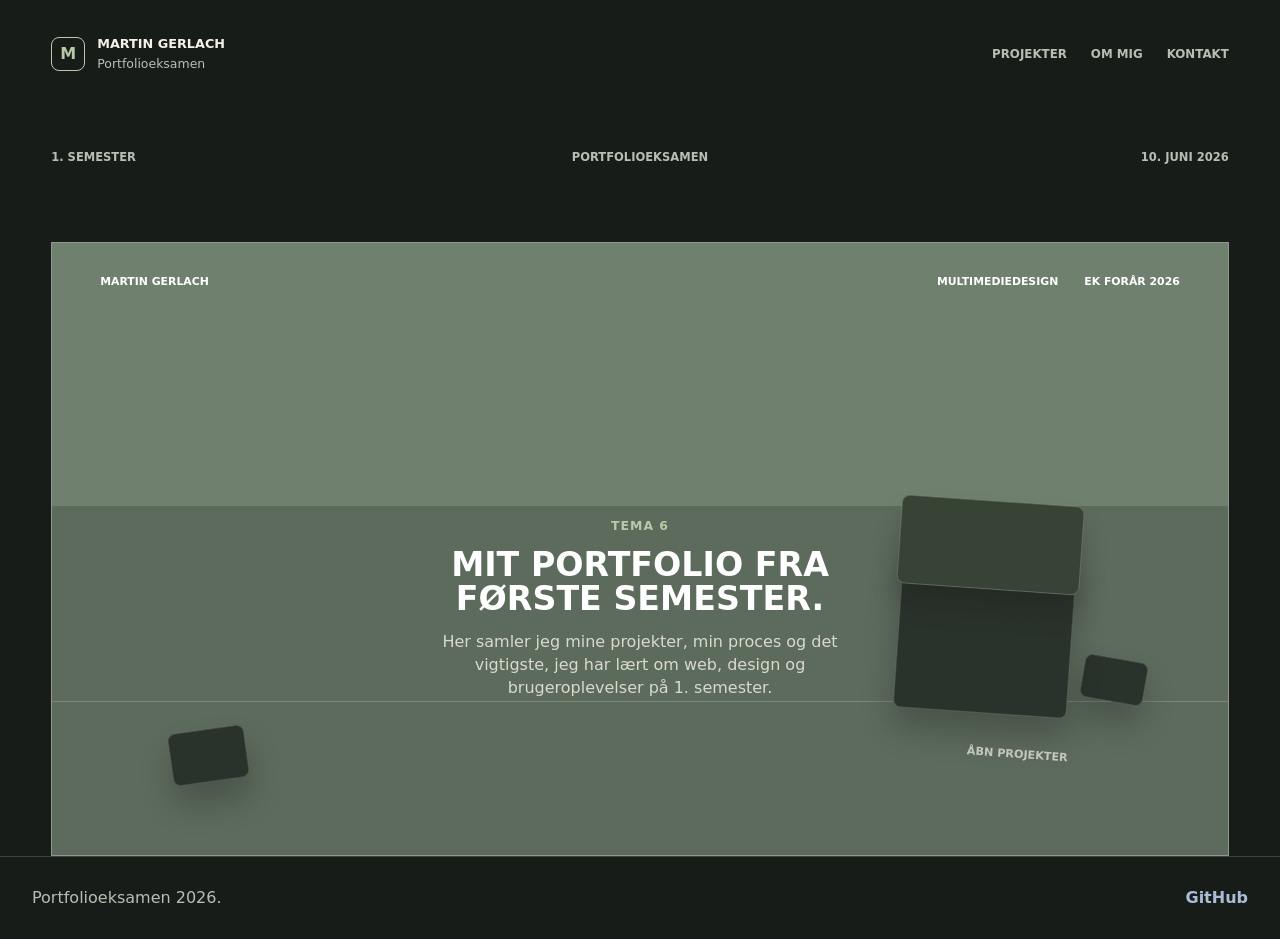
<file: index.html>
<!doctype html>
<html lang="da">
  <head>
    <meta charset="UTF-8" />
    <meta name="viewport" content="width=device-width, initial-scale=1.0" />
    <meta
      name="description"
      content="Martin Gerlachs portfolio til 1. semester eksamen på Multimediedesign."
    />
    <title>Martin Gerlach | Portfolioeksamen</title>
    <link rel="icon" href="favicon.svg" type="image/svg+xml" />
    <link rel="stylesheet" href="styles.css">
  </head>
  <body>
    <header class="site-header">
      <a class="brand" href="index.html" aria-label="Gå til forsiden">
        <span class="brand-mark">M</span>
        <span>
          <strong>Martin Gerlach</strong>
          <small>Portfolioeksamen</small>
        </span>
      </a>

      <button
        class="menu-button"
        type="button"
        aria-label="Åbn menu"
        aria-expanded="false"
        aria-controls="main-navigation"
      >
        <span></span>
        <span></span>
        <span></span>
      </button>

      <nav class="main-nav" id="main-navigation" aria-label="Hovednavigation">
        <a href="work.html">Projekter</a>
        <a href="about.html">Om mig</a>
        <a href="contact.html">Kontakt</a>
      </nav>
    </header>

    <main>
      <section class="hero home-hero" aria-labelledby="hero-title">
        <div class="hero-kicker-row" aria-hidden="true">
          <span>1. semester</span>
          <span>Portfolioeksamen</span>
          <span>10. juni 2026</span>
        </div>

        <div class="hero-frame">
          <div class="hero-labels" aria-hidden="true">
            <strong>Martin Gerlach</strong>
            <span>Multimediedesign</span>
            <span> EK forår 2026</span>
          </div>
          <div class="hero-scene">
            <a class="portfolio-book" href="work.html" aria-label="Åbn projekterne">
              <span class="portfolio-book-page portfolio-book-page-one" aria-hidden="true"></span>
              <span class="portfolio-book-page portfolio-book-page-two" aria-hidden="true"></span>
              <span class="portfolio-book-page portfolio-book-page-three" aria-hidden="true"></span>
              <span class="portfolio-book-lid" aria-hidden="true"></span>
              <span class="portfolio-book-cover" aria-hidden="true"></span>
              <span class="portfolio-book-label" aria-hidden="true">Åbn projekter</span>
            </a>
            <span class="stone stone-left" aria-hidden="true"></span>
            <span class="stone stone-right" aria-hidden="true"></span>
          </div>
          <div class="hero-copy">
            <p class="eyebrow">Tema 6</p>
            <h1 id="hero-title">Mit portfolio fra første semester.</h1>
            <p>
              Her samler jeg mine projekter, min proces og det vigtigste, jeg
              har lært om web, design og brugeroplevelser på 1. semester.
            </p>
          </div>
        </div>
      </section>
    </main>

    <footer class="site-footer">
      <p>Portfolioeksamen 2026.</p>
      <a href="https://github.com/martincgerlach">GitHub</a>
    </footer>
    <script src="script.js?v=3" defer></script>
  </body>
</html>
</file>
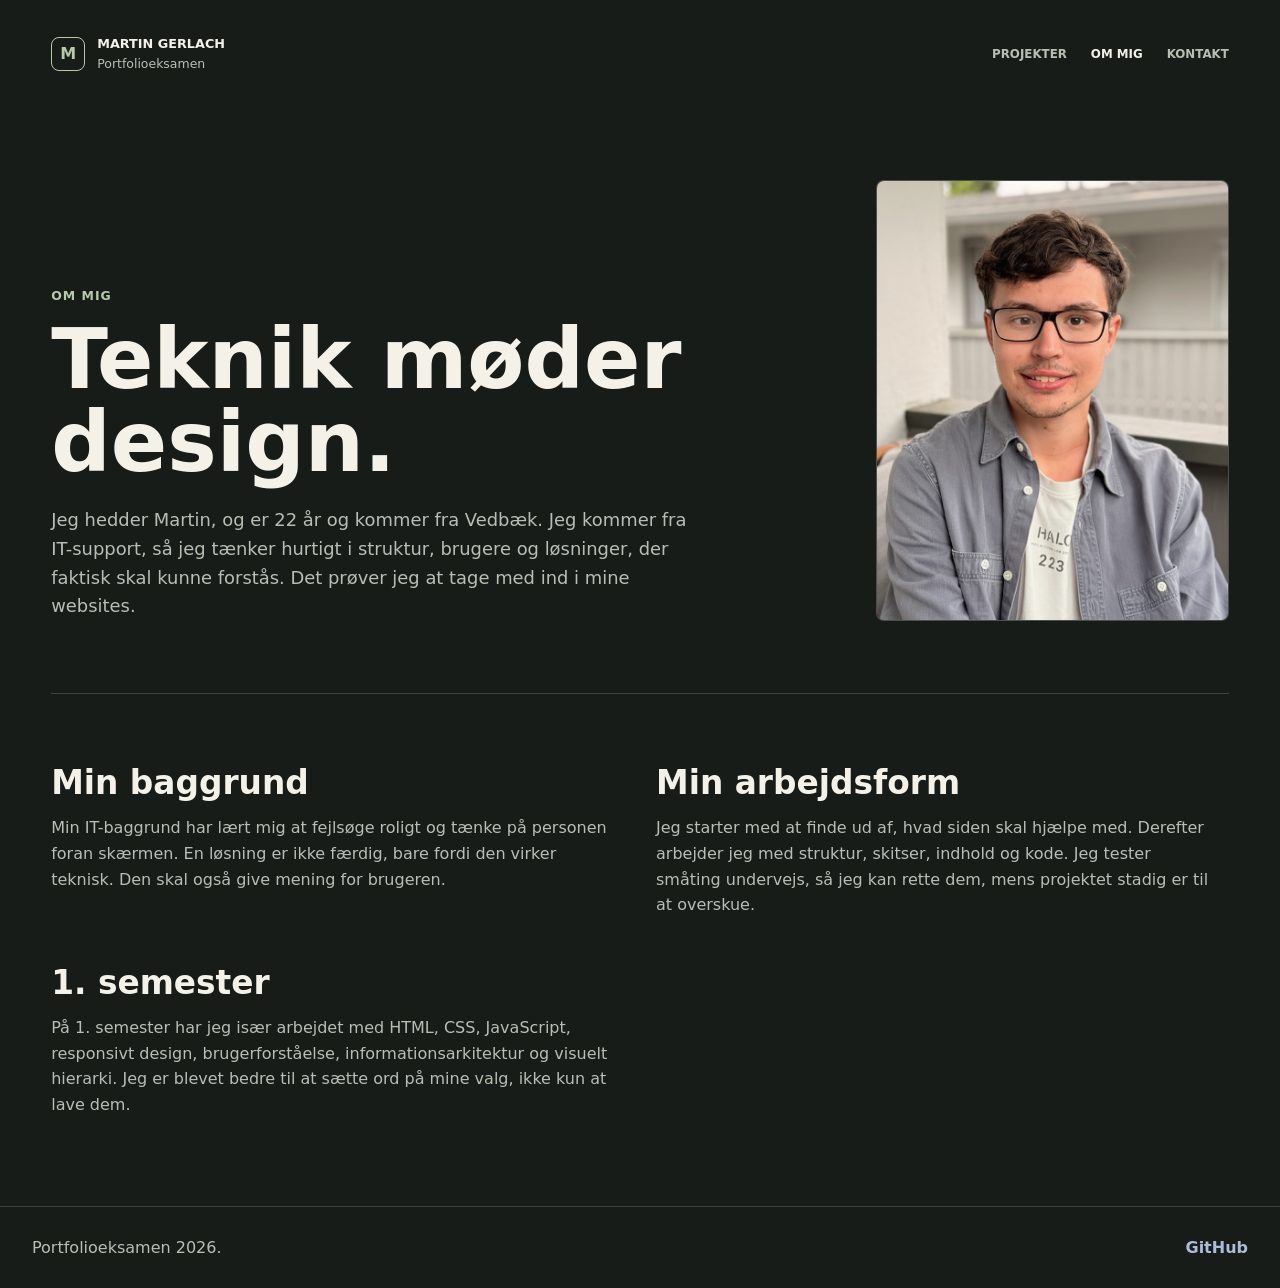
<file: about.html>
<!doctype html>
<html lang="da">
  <head>
    <meta charset="UTF-8" />
    <meta name="viewport" content="width=device-width, initial-scale=1.0" />
    <meta
      name="description"
      content="Om Martin Gerlach og arbejdet med portfolioeksamen."
    />
    <title>Om mig | Martin Gerlach Portfolio</title>
    <link rel="icon" href="favicon.svg" type="image/svg+xml" />
    <link rel="stylesheet" href="styles.css" />
  </head>
  <body>
    <header class="site-header">
      <a class="brand" href="index.html" aria-label="Gå til forsiden">
        <span class="brand-mark">M</span>
        <span>
          <strong>Martin Gerlach</strong>
          <small>Portfolioeksamen</small>
        </span>
      </a>

      <button
        class="menu-button"
        type="button"
        aria-label="Åbn menu"
        aria-expanded="false"
        aria-controls="main-navigation"
      >
        <span></span>
        <span></span>
        <span></span>
      </button>

      <nav class="main-nav" id="main-navigation" aria-label="Hovednavigation">
        <a href="work.html">Projekter</a>
        <a href="about.html" aria-current="page">Om mig</a>
        <a href="contact.html">Kontakt</a>
      </nav>
    </header>

    <main>
      <section class="about-hero" aria-labelledby="about-title">
        <div>
          <p class="eyebrow">Om mig</p>
          <h1 id="about-title">Teknik møder design.</h1>
          <p>
            Jeg hedder Martin, og er 22 år og kommer fra Vedbæk. Jeg kommer
            fra IT-support, så jeg tænker hurtigt i struktur, brugere og
            løsninger, der faktisk skal kunne forstås. Det prøver jeg at tage
            med ind i mine websites.
          </p>
        </div>
        <figure class="about-portrait">
          <img src="imgs/about-martin.jpeg" alt="Portræt af Martin Gerlach" />
        </figure>
      </section>

      <section class="text-grid" aria-label="Om portfolioet">
        <article>
          <h2>Min baggrund</h2>
          <p>
            Min IT-baggrund har lært mig at fejlsøge roligt og tænke på
            personen foran skærmen. En løsning er ikke færdig, bare fordi den
            virker teknisk. Den skal også give mening for brugeren.
          </p>
        </article>

        <article>
          <h2>Min arbejdsform</h2>
          <p>
            Jeg starter med at finde ud af, hvad siden skal hjælpe med. Derefter
            arbejder jeg med struktur, skitser, indhold og kode. Jeg tester
            småting undervejs, så jeg kan rette dem, mens projektet stadig er til
            at overskue.
          </p>
        </article>

        <article>
          <h2>1. semester</h2>
          <p>
            På 1. semester har jeg især arbejdet med HTML, CSS, JavaScript,
            responsivt design, brugerforståelse, informationsarkitektur og
            visuelt hierarki. Jeg er blevet bedre til at sætte ord på mine valg,
            ikke kun at lave dem.
          </p>
        </article>
      </section>
    </main>

    <footer class="site-footer">
      <p>Portfolioeksamen 2026.</p>
      <a href="https://github.com/martincgerlach">GitHub</a>
    </footer>
       <script src="script.js"></script>

  </body>
</html>
</file>
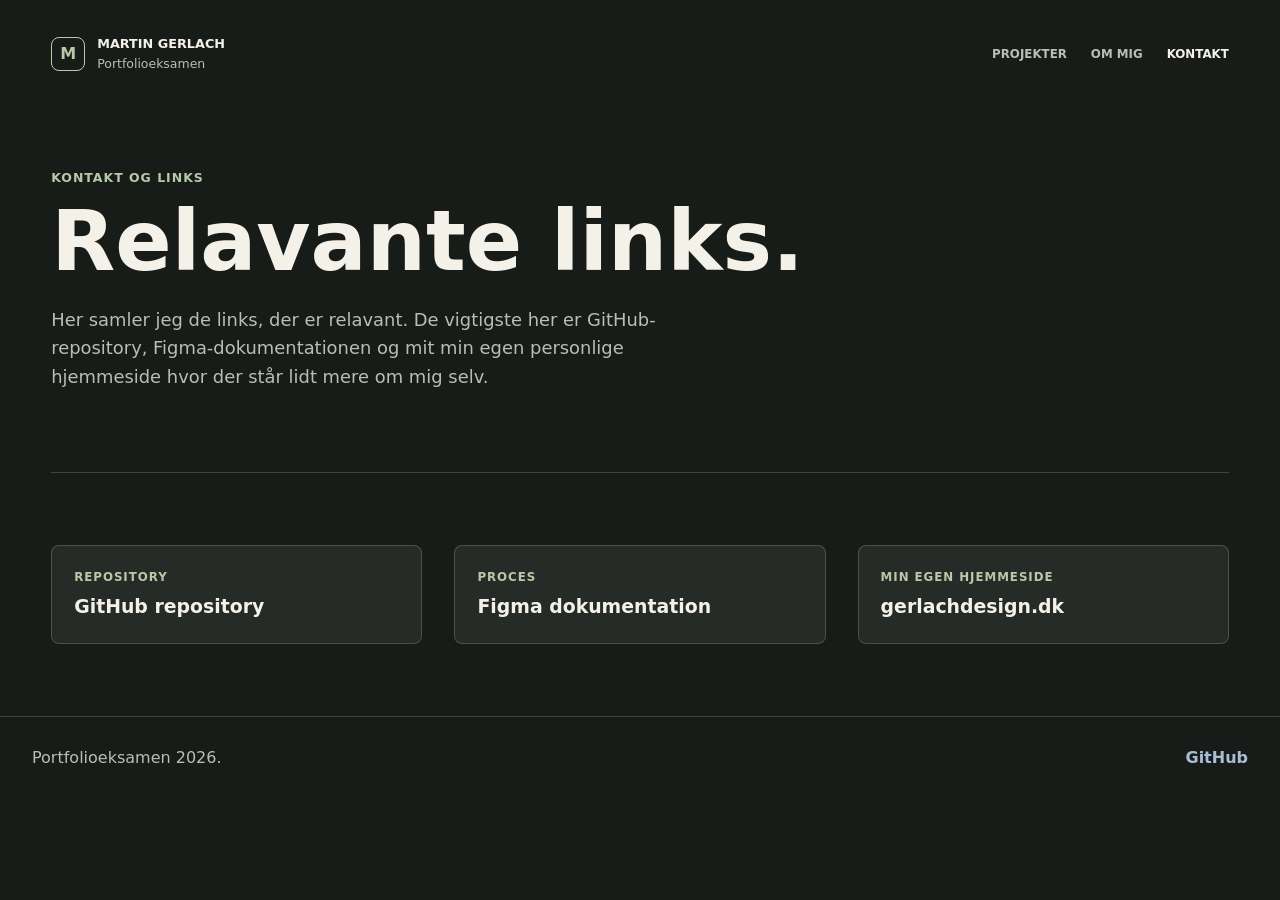
<file: contact.html>
<!doctype html>
<html lang="da">
  <head>
    <meta charset="UTF-8" />
    <meta name="viewport" content="width=device-width, initial-scale=1.0" />
    <meta
      name="description"
      content="Afleveringslinks og dokumentation til Martin Gerlachs portfolioeksamen."
    />
    <title>Kontakt | Martin Gerlach Portfolio</title>
    <link rel="icon" href="favicon.svg" type="image/svg+xml" />
    <link rel="stylesheet" href="styles.css" />
  </head>
  <body>
    <header class="site-header">
      <a class="brand" href="index.html" aria-label="Gå til forsiden">
        <span class="brand-mark">M</span>
        <span>
          <strong>Martin Gerlach</strong>
          <small>Portfolioeksamen</small>
        </span>
      </a>

      <button
        class="menu-button"
        type="button"
        aria-label="Åbn menu"
        aria-expanded="false"
        aria-controls="main-navigation"
      >
        <span></span>
        <span></span>
        <span></span>
      </button>

      <nav class="main-nav" id="main-navigation" aria-label="Hovednavigation">
        <a href="work.html">Projekter</a>
        <a href="about.html">Om mig</a>
        <a href="contact.html" aria-current="page">Kontakt</a>
      </nav>
    </header>

    <main>
      <section class="page-hero narrow" aria-labelledby="contact-title">
        <p class="eyebrow">Kontakt og links</p>
        <h1 id="contact-title">Relavante links.</h1>
        <p>
          Her samler jeg de links, der er relavant. De
          vigtigste her er GitHub-repository, Figma-dokumentationen og mit
          min egen personlige hjemmeside hvor der står lidt mere om mig selv.
        </p>
      </section>

      <section class="contact-list" aria-label="Kontaktlinks">
        <a
          href="https://github.com/martincgerlach/portfolio-eksamen"
          target="_blank"
          rel="noreferrer"
        >
          <span>Repository</span>
          <strong>GitHub repository</strong>
        </a>
        <a
          href="https://www.figma.com/design/eG8qBDxiFd1iXmFHM8SKRa"
          target="_blank"
          rel="noreferrer"
        >
          <span>Proces</span>
          <strong>Figma dokumentation</strong>
        </a>
        <a href="https://gerlachdesign.dk" target="_blank" rel="noreferrer">
          <span>Min egen hjemmeside</span>
          <strong>gerlachdesign.dk</strong>
        </a>
      </section>
    </main>

    <footer class="site-footer">
      <p>Portfolioeksamen 2026.</p>
      <a href="https://github.com/martincgerlach">GitHub</a>
    </footer>
    <script src="script.js"></script>
  </body>
</html>
</file>
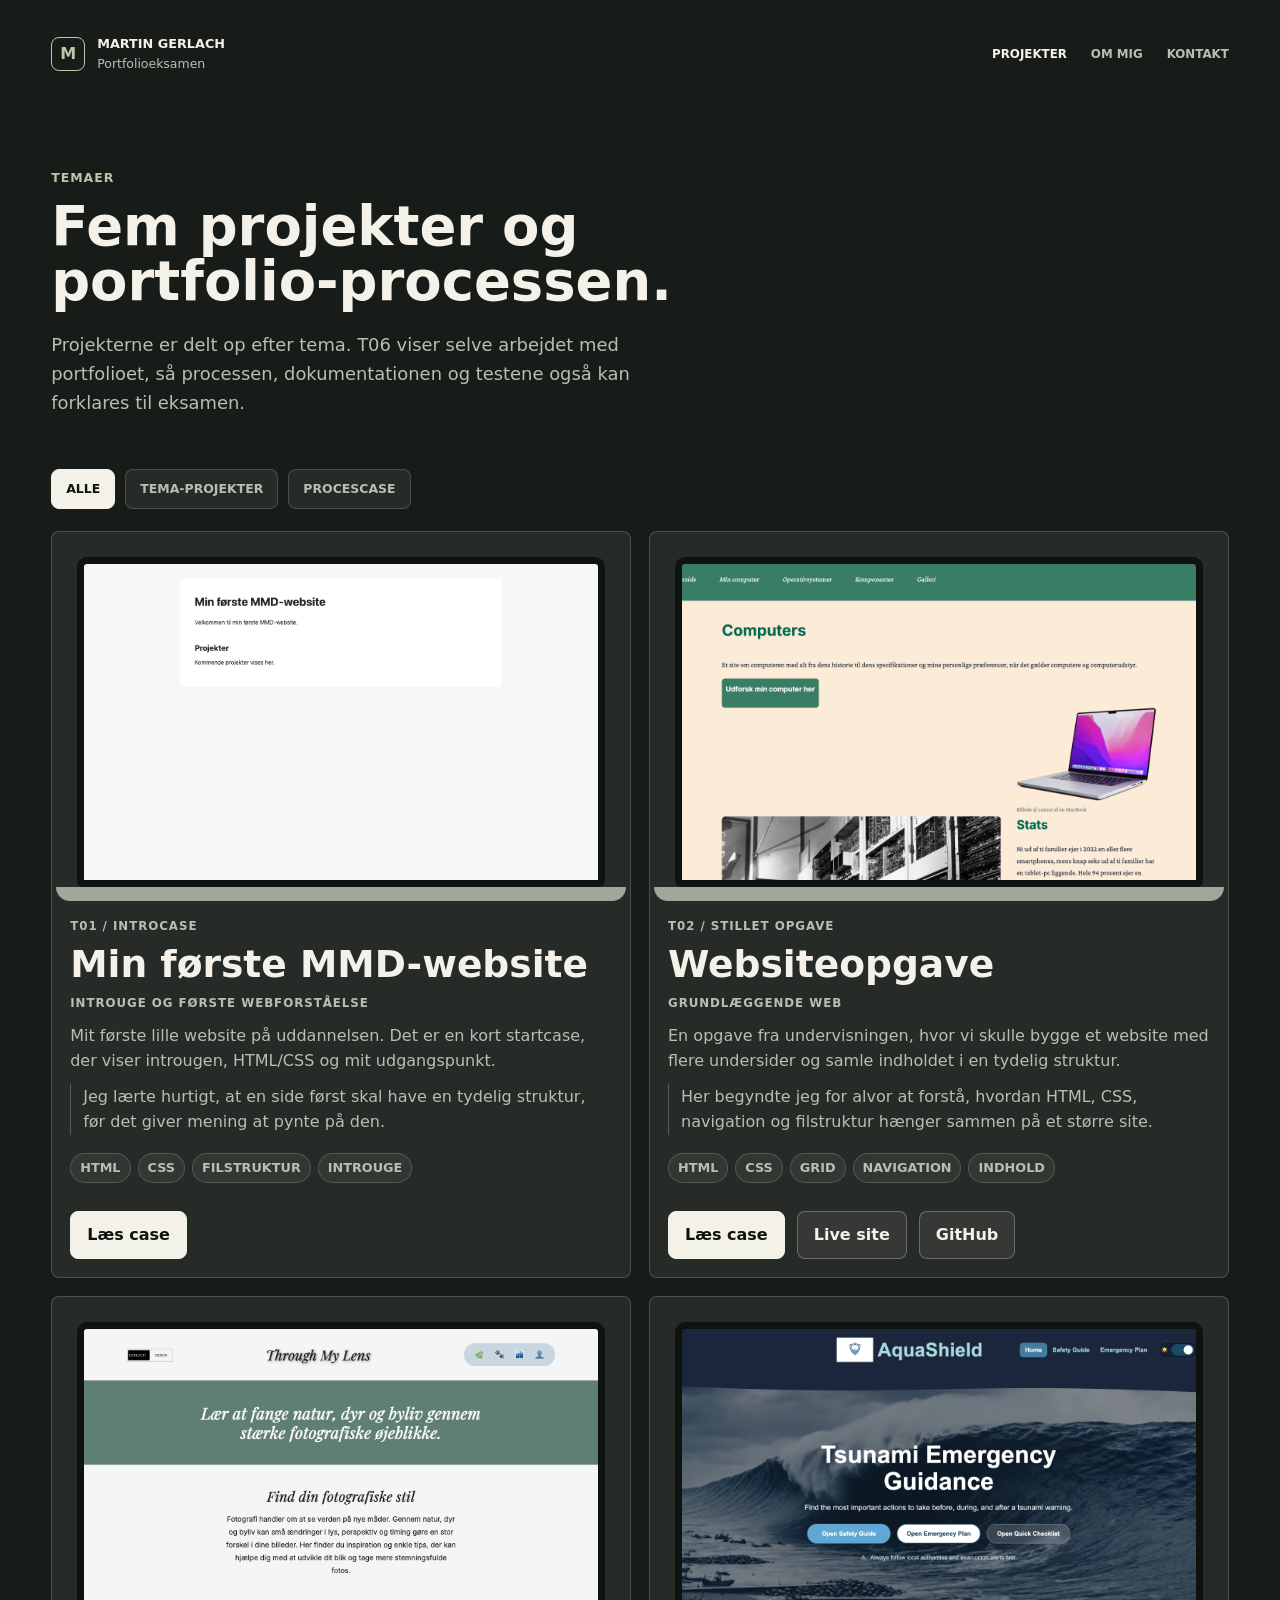
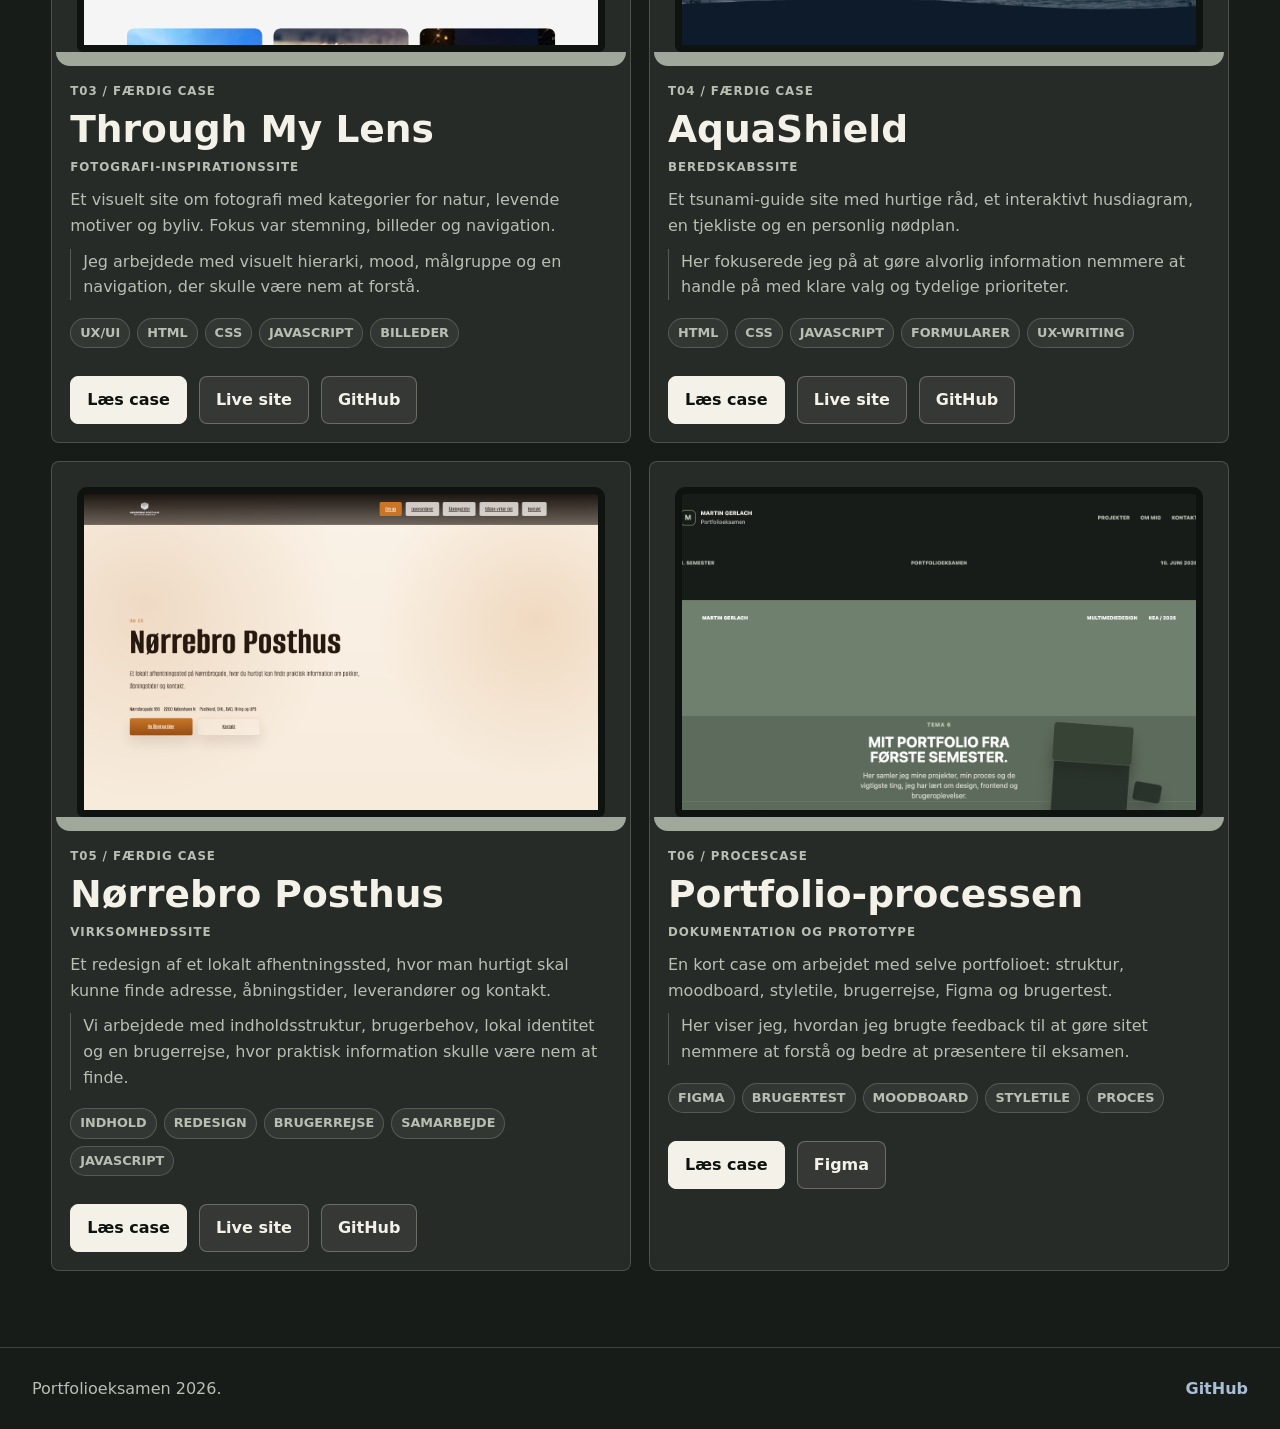
<file: work.html>
<!doctype html>
<html lang="da">
  <head>
    <meta charset="UTF-8" />
    <meta name="viewport" content="width=device-width, initial-scale=1.0" />
    <meta
      name="description"
      content="Tema-projekter og portfolio-proces fra Martin Gerlachs portfolioeksamen."
    />
    <title>Projekter | Martin Gerlach Portfolio</title>
    <link rel="icon" href="favicon.svg" type="image/svg+xml" />
    <link rel="stylesheet" href="styles.css" />
  </head>
  <body>
    <header class="site-header">
      <a class="brand" href="index.html" aria-label="Gå til forsiden">
        <span class="brand-mark">M</span>
        <span>
          <strong>Martin Gerlach</strong>
          <small>Portfolioeksamen</small>
        </span>
      </a>
 
      <button
        class="menu-button"
        type="button"
        aria-label="Åbn menu"
        aria-expanded="false"
        aria-controls="main-navigation"
      >
        <span></span>
        <span></span>
        <span></span>
      </button>
 
      <nav class="main-nav" id="main-navigation" aria-label="Hovednavigation">
        <a href="work.html" aria-current="page">Projekter</a>
        <a href="about.html">Om mig</a>
        <a href="contact.html">Kontakt</a>
      </nav>
    </header>
 
    <main>
      <section class="page-hero work-hero" aria-labelledby="work-title">
        <p class="eyebrow">Temaer</p>
        <h1 id="work-title">Fem projekter og portfolio-processen.</h1>
        <p>
          Projekterne er delt op efter tema. T06 viser selve arbejdet med
          portfolioet, så processen, dokumentationen og testene også kan
          forklares til eksamen.
        </p>
      </section>
 
      <section class="project-filter-section" aria-label="Filtrer projekter">
        <button class="filter-button" type="button" data-filter="alle" aria-pressed="true">Alle</button>
        <button class="filter-button" type="button" data-filter="tema" aria-pressed="false">Tema-projekter</button>
        <button class="filter-button" type="button" data-filter="proces" aria-pressed="false">Procescase</button>
      </section>
 
      <section class="work-section" aria-label="Projektliste">
        <div class="device-grid work-device-grid">
          <article class="work-card" data-project-type="tema">
            <a
              class="project-preview-link"
              href="https://martincgerlach.github.io/mmd-portfolio/"
              target="_blank"
              rel="noreferrer"
              aria-label="Åbn live site for Min første MMD-website"
            >
              <div class="laptop laptop-small">
                <div class="laptop-screen">
                  <img
                    src="imgs/t01-first-mmd-website.png"
                    alt="Preview af Min første MMD-website"
                    loading="lazy"
                  />
                </div>
                <div class="laptop-base"></div>
              </div>
            </a>
 
            <div class="work-card-text">
              <p class="project-meta">T01 / Introcase</p>
              <h2>Min første MMD-website</h2>
              <p class="project-type">Introuge og første webforståelse</p>
              <p>
                Mit første lille website på uddannelsen. Det er en kort
                startcase, der viser introugen, HTML/CSS og mit udgangspunkt.
              </p>
              <p class="project-reflection">
                Jeg lærte hurtigt, at en side først skal have en tydelig
                struktur, før det giver mening at pynte på den.
              </p>
              <ul class="skill-list" aria-label="Færdigheder brugt i T01">
                <li>HTML</li>
                <li>CSS</li>
                <li>Filstruktur</li>
                <li>Introuge</li>
              </ul>
              <div class="project-links">
                <a class="button button-primary" href="cases/t01-first-mmd-website.html">Læs case</a>
              </div>
            </div>
          </article>
 
          <article class="work-card" data-project-type="tema">
            <a
              class="project-preview-link"
              href="https://martincgerlach.github.io/websiteopgave/"
              target="_blank"
              rel="noreferrer"
              aria-label="Åbn live site for Websiteopgave"
            >
              <div class="laptop laptop-small">
                <div class="laptop-screen">
                  <img
                    src="imgs/t02-websiteopgave.png"
                    alt="Preview af Websiteopgave"
                    loading="lazy"
                  />
                </div>
                <div class="laptop-base"></div>
              </div>
            </a>
 
            <div class="work-card-text">
              <p class="project-meta">T02 / Stillet opgave</p>
              <h2>Websiteopgave</h2>
              <p class="project-type">Grundlæggende web</p>
              <p>
                En opgave fra undervisningen, hvor vi skulle bygge et website
                med flere undersider og samle indholdet i en tydelig struktur.
              </p>
              <p class="project-reflection">
                Her begyndte jeg for alvor at forstå, hvordan HTML, CSS,
                navigation og filstruktur hænger sammen på et større site.
              </p>
              <ul class="skill-list" aria-label="Færdigheder brugt i T02">
                <li>HTML</li>
                <li>CSS</li>
                <li>Grid</li>
                <li>Navigation</li>
                <li>Indhold</li>
              </ul>
              <div class="project-links">
                <a class="button button-primary" href="cases/t02-websiteopgave.html">Læs case</a>
                <a href="https://martincgerlach.github.io/websiteopgave/" target="_blank" rel="noreferrer">Live site</a>
                <a href="https://github.com/martincgerlach/websiteopgave" target="_blank" rel="noreferrer">GitHub</a>
              </div>
            </div>
          </article>
 
          <article class="work-card" data-project-type="tema">
            <a
              class="project-preview-link"
              href="https://martincgerlach.github.io/Through-my-lens/"
              target="_blank"
              rel="noreferrer"
              aria-label="Åbn live site for Through My Lens"
            >
              <div class="laptop laptop-small">
                <div class="laptop-screen">
                  <img
                    src="imgs/t03-through-my-lens.png"
                    alt="Preview af Through My Lens"
                    loading="lazy"
                  />
                </div>
                <div class="laptop-base"></div>
              </div>
            </a>
 
            <div class="work-card-text">
              <p class="project-meta">T03 / Færdig case</p>
              <h2>Through My Lens</h2>
              <p class="project-type">Fotografi-inspirationssite</p>
              <p>
                Et visuelt site om fotografi med kategorier for natur, levende
                motiver og byliv. Fokus var stemning, billeder og navigation.
              </p>
              <p class="project-reflection">
                Jeg arbejdede med visuelt hierarki, mood, målgruppe og en
                navigation, der skulle være nem at forstå.
              </p>
              <ul class="skill-list" aria-label="Færdigheder brugt i T03">
                <li>UX/UI</li>
                <li>HTML</li>
                <li>CSS</li>
                <li>JavaScript</li>
                <li>Billeder</li>
              </ul>
              <div class="project-links">
                <a class="button button-primary" href="cases/t03-through-my-lens.html">Læs case</a>
                <a href="https://martincgerlach.github.io/Through-my-lens/" target="_blank" rel="noreferrer">Live site</a>
                <a href="https://github.com/martincgerlach/Through-my-lens" target="_blank" rel="noreferrer">GitHub</a>
              </div>
            </div>
          </article>
 
          <article class="work-card" data-project-type="tema">
            <a
              class="project-preview-link"
              href="https://martincgerlach.github.io/AquaShield/"
              target="_blank"
              rel="noreferrer"
              aria-label="Åbn live site for AquaShield"
            >
              <div class="laptop laptop-small">
                <div class="laptop-screen">
                  <img
                    src="imgs/emergency-site.png"
                    alt="Preview af AquaShield"
                    loading="lazy"
                  />
                </div>
                <div class="laptop-base"></div>
              </div>
            </a>
 
            <div class="work-card-text">
              <p class="project-meta">T04 / Færdig case</p>
              <h2>AquaShield</h2>
              <p class="project-type">Beredskabssite</p>
              <p>
                Et tsunami-guide site med hurtige råd, et interaktivt
                husdiagram, en tjekliste og en personlig nødplan.
              </p>
              <p class="project-reflection">
                Her fokuserede jeg på at gøre alvorlig information nemmere at
                handle på med klare valg og tydelige prioriteter.
              </p>
              <ul class="skill-list" aria-label="Færdigheder brugt i T04">
                <li>HTML</li>
                <li>CSS</li>
                <li>JavaScript</li>
                <li>Formularer</li>
                <li>UX-writing</li>
              </ul>
              <div class="project-links">
                <a class="button button-primary" href="cases/t04-aquashield.html">Læs case</a>
                <a href="https://martincgerlach.github.io/AquaShield/" target="_blank" rel="noreferrer">Live site</a>
                <a href="https://github.com/martincgerlach/AquaShield" target="_blank" rel="noreferrer">GitHub</a>
              </div>
            </div>
          </article>
 
          <article class="work-card" data-project-type="tema">
            <a
              class="project-preview-link"
              href="https://sakura-virksomhedssite.github.io/virksomhedssite/"
              target="_blank"
              rel="noreferrer"
              aria-label="Åbn live site for Nørrebro Posthus"
            >
              <div class="laptop laptop-small">
                <div class="laptop-screen">
                  <img
                    src="imgs/t05-noerrebro-posthus.png"
                    alt="Preview af Nørrebro Posthus"
                    loading="lazy"
                  />
                </div>
                <div class="laptop-base"></div>
              </div>
            </a>
 
            <div class="work-card-text">
              <p class="project-meta">T05 / Færdig case</p>
              <h2>Nørrebro Posthus</h2>
              <p class="project-type">Virksomhedssite</p>
              <p>
                Et redesign af et lokalt afhentningssted, hvor man hurtigt skal
                kunne finde adresse, åbningstider, leverandører og kontakt.
              </p>
              <p class="project-reflection">
                Vi arbejdede med indholdsstruktur, brugerbehov, lokal identitet
                og en brugerrejse, hvor praktisk information skulle være nem at
                finde.
              </p>
              <ul class="skill-list" aria-label="Færdigheder brugt i T05">
                <li>Indhold</li>
                <li>Redesign</li>
                <li>Brugerrejse</li>
                <li>Samarbejde</li>
                <li>JavaScript</li>
              </ul>
              <div class="project-links">
                <a class="button button-primary" href="cases/t05-noerrebro-posthus.html">Læs case</a>
                <a href="https://sakura-virksomhedssite.github.io/virksomhedssite/" target="_blank" rel="noreferrer">Live site</a>
                <a href="https://github.com/Sakura-Virksomhedssite/virksomhedssite" target="_blank" rel="noreferrer">GitHub</a>
              </div>
            </div>
          </article>
 
          <article class="work-card" data-project-type="proces">
            <a
              class="project-preview-link"
              href="cases/t06-portfolio-proces.html"
              aria-label="Læs case om portfolio-processen"
            >
              <div class="laptop laptop-small">
                <div class="laptop-screen">
                  <img
                    src="imgs/t06-portfolio-proces.png"
                    alt="Preview af portfolio-processen"
                    loading="lazy"
                  />
                </div>
                <div class="laptop-base"></div>
              </div>
            </a>
 
            <div class="work-card-text">
              <p class="project-meta">T06 / Procescase</p>
              <h2>Portfolio-processen</h2>
              <p class="project-type">Dokumentation og prototype</p>
              <p>
                En kort case om arbejdet med selve portfolioet: struktur,
                moodboard, styletile, brugerrejse, Figma og brugertest.
              </p>
              <p class="project-reflection">
                Her viser jeg, hvordan jeg brugte feedback til at gøre sitet
                nemmere at forstå og bedre at præsentere til eksamen.
              </p>
              <ul class="skill-list" aria-label="Færdigheder brugt i T06">
                <li>Figma</li>
                <li>Brugertest</li>
                <li>Moodboard</li>
                <li>Styletile</li>
                <li>Proces</li>
              </ul>
              <div class="project-links">
                <a class="button button-primary" href="cases/t06-portfolio-proces.html">Læs case</a>
                <a href="https://www.figma.com/design/eG8qBDxiFd1iXmFHM8SKRa" target="_blank" rel="noreferrer">Figma</a>
              </div>
            </div>
          </article>
        </div>
      </section>
    </main>
 
    <footer class="site-footer">
      <p>Portfolioeksamen 2026.</p>
      <a href="https://github.com/martincgerlach">GitHub</a>
    </footer>
    <script src="script.js"></script>
  </body>
</html>
</file>
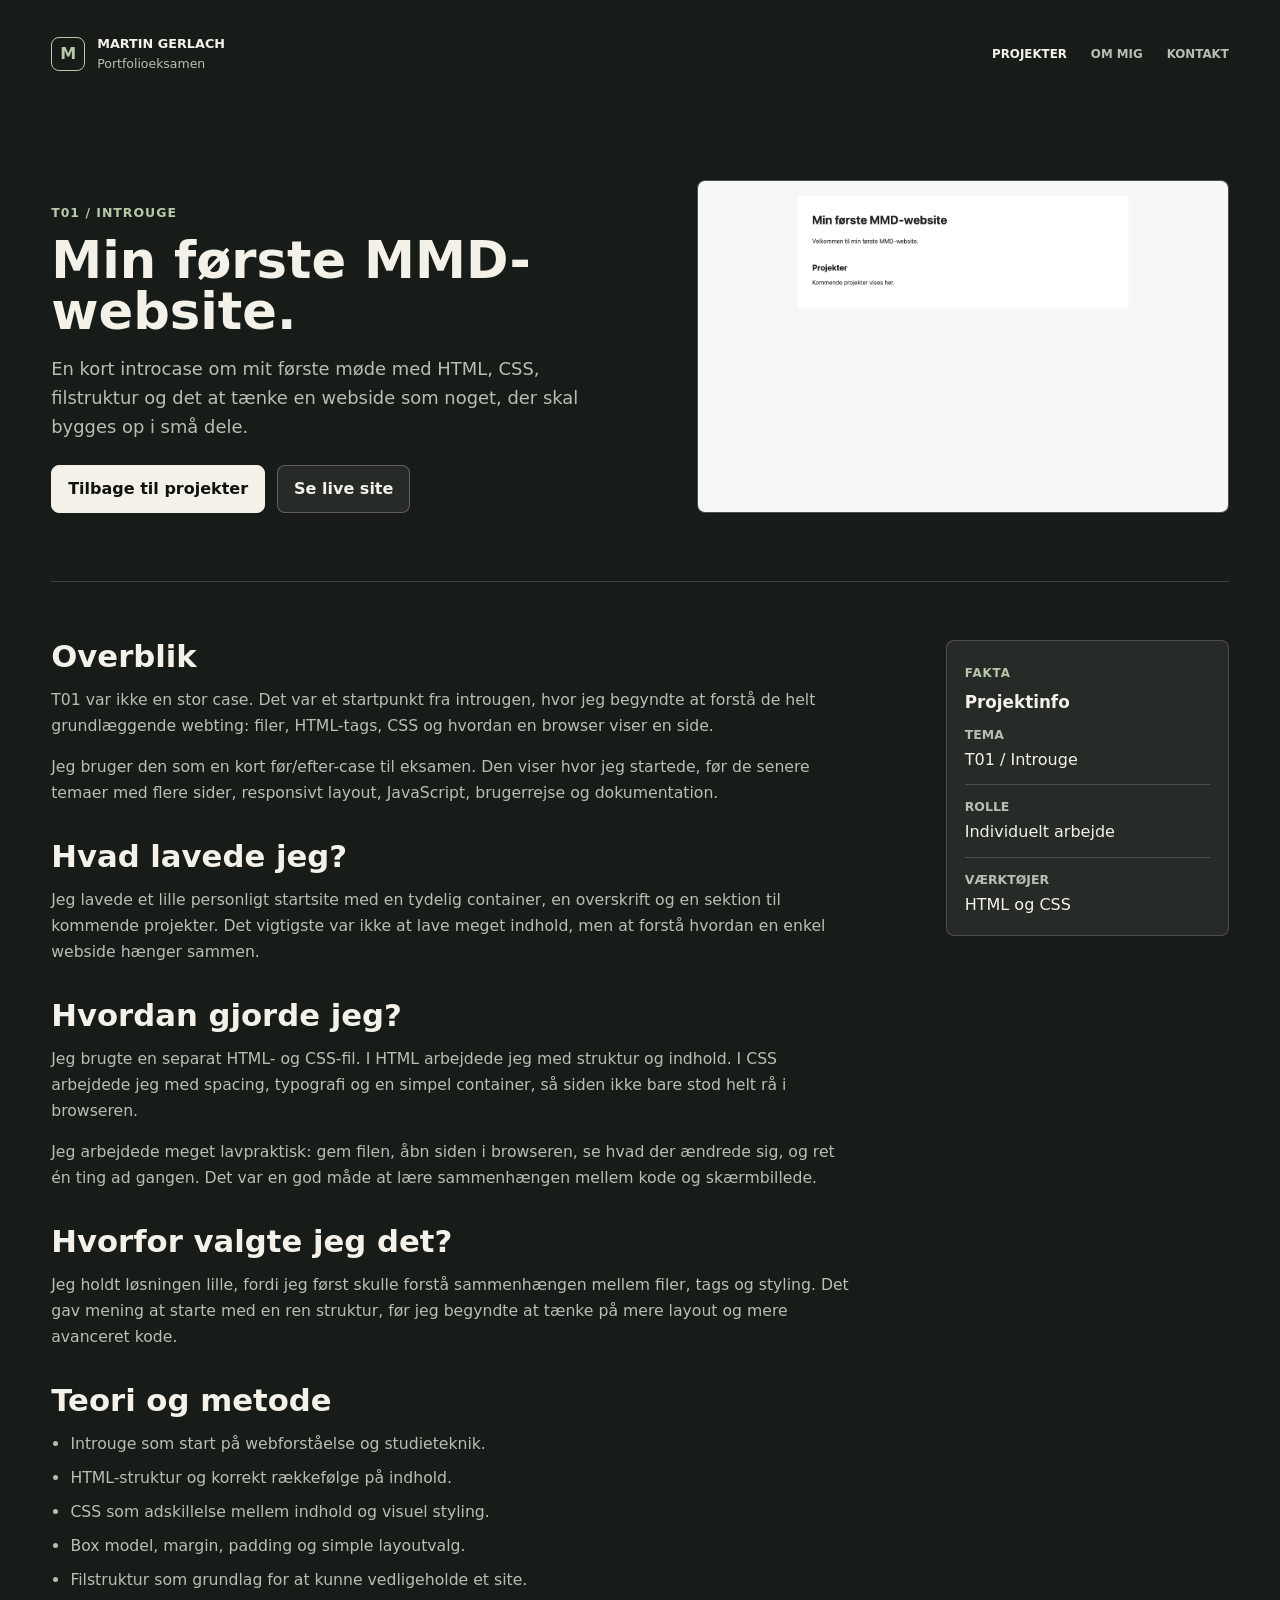
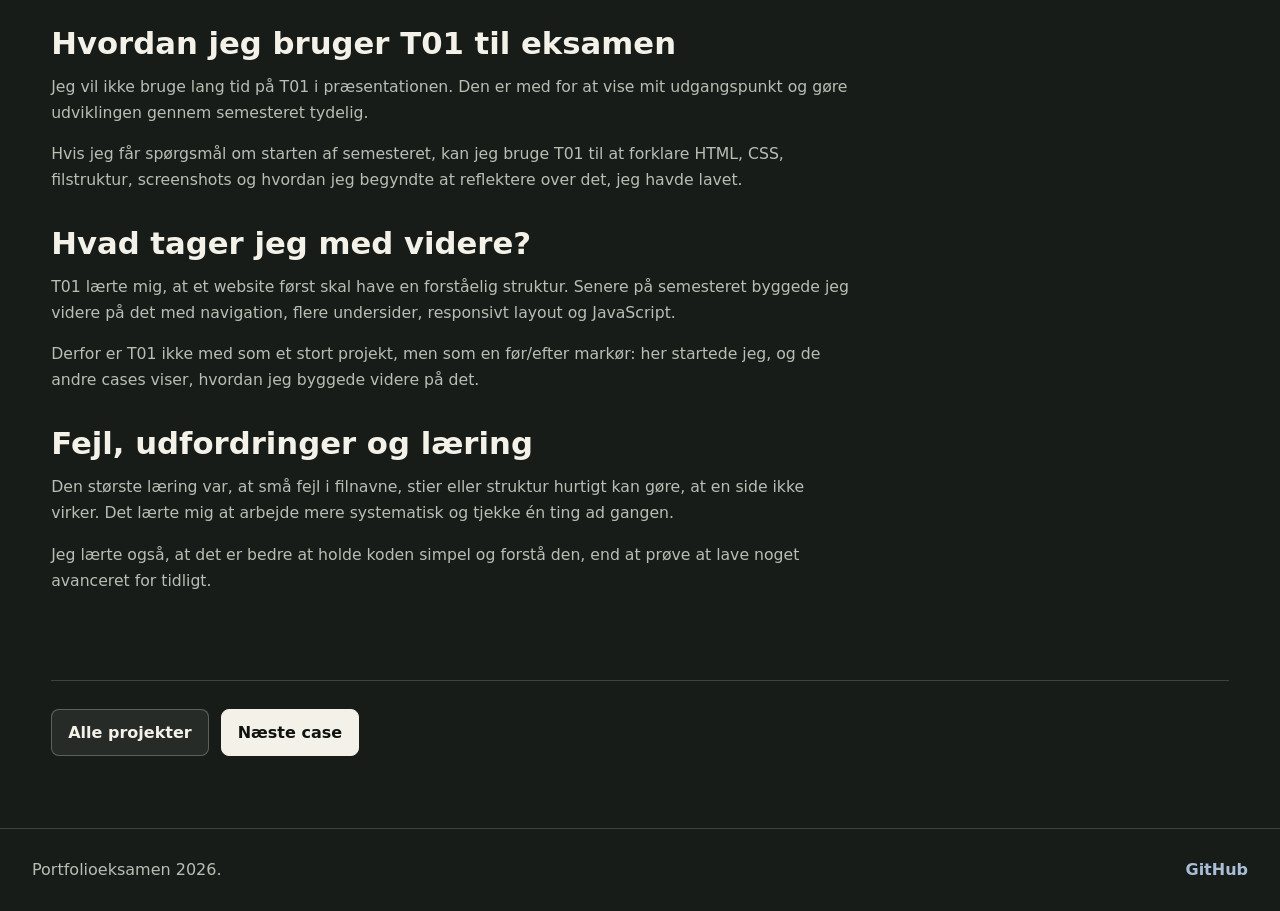
<file: cases/t01-first-mmd-website.html>
<!doctype html>
<html lang="da">
  <head>
    <meta charset="UTF-8" />
    <meta name="viewport" content="width=device-width, initial-scale=1.0" />
    <meta
      name="description"
      content="Kort case om T01, introuge og Martins første MMD-website."
    />
    <title>T01 | Min første MMD-website</title>
    <link rel="icon" href="../favicon.svg" type="image/svg+xml" />
    <link rel="stylesheet" href="../styles.css" />
  </head>
  <body>
    <header class="site-header">
      <a class="brand" href="../index.html" aria-label="Gå til forsiden">
        <span class="brand-mark">M</span>
        <span>
          <strong>Martin Gerlach</strong>
          <small>Portfolioeksamen</small>
        </span>
      </a>
 
      <button
        class="menu-button"
        type="button"
        aria-label="Åbn menu"
        aria-expanded="false"
        aria-controls="main-navigation"
      >
        <span></span>
        <span></span>
        <span></span>
      </button>
 
      <nav class="main-nav" id="main-navigation" aria-label="Hovednavigation">
        <a href="../work.html" aria-current="page">Projekter</a>
        <a href="../about.html">Om mig</a>
        <a href="../contact.html">Kontakt</a>
      </nav>
    </header>
 
    <main>
      <section class="case-hero" aria-labelledby="case-title">
        <div>
          <p class="eyebrow">T01 / Introuge</p>
          <h1 id="case-title">Min første MMD-website.</h1>
          <p class="case-lead">
            En kort introcase om mit første møde med HTML, CSS, filstruktur og
            det at tænke en webside som noget, der skal bygges op i små dele.
          </p>
          <div class="case-actions">
            <a class="button button-primary" href="../work.html">Tilbage til projekter</a>
            <a class="button" href="https://martincgerlach.github.io/mmd-portfolio/" target="_blank" rel="noreferrer">Se live site</a>
          </div>
        </div>
 
        <figure class="case-preview">
          <img
            src="../imgs/t01-first-mmd-website.png"
            alt="Preview af Min første MMD-website"
          />
        </figure>
      </section>
 
      <section class="case-layout">
        <div class="case-content">
          <article class="case-section">
            <h2>Overblik</h2>
            <p>
              T01 var ikke en stor case. Det var et startpunkt fra introugen,
              hvor jeg begyndte at forstå de helt grundlæggende webting:
              filer, HTML-tags, CSS og hvordan en browser viser en side.
            </p>
            <p>
              Jeg bruger den som en kort før/efter-case til eksamen. Den viser
              hvor jeg startede, før de senere temaer med flere sider,
              responsivt layout, JavaScript, brugerrejse og dokumentation.
            </p>
          </article>
 
          <article class="case-section">
            <h2>Hvad lavede jeg?</h2>
            <p>
              Jeg lavede et lille personligt startsite med en tydelig container,
              en overskrift og en sektion til kommende projekter. Det vigtigste
              var ikke at lave meget indhold, men at forstå hvordan en enkel
              webside hænger sammen.
            </p>
          </article>
 
          <article class="case-section">
            <h2>Hvordan gjorde jeg?</h2>
            <p>
              Jeg brugte en separat HTML- og CSS-fil. I HTML arbejdede jeg med
              struktur og indhold. I CSS arbejdede jeg med spacing, typografi
              og en simpel container, så siden ikke bare stod helt rå i browseren.
            </p>
            <p>
              Jeg arbejdede meget lavpraktisk: gem filen, åbn siden i browseren,
              se hvad der ændrede sig, og ret én ting ad gangen. Det var en god
              måde at lære sammenhængen mellem kode og skærmbillede.
            </p>
          </article>
 
          <article class="case-section">
            <h2>Hvorfor valgte jeg det?</h2>
            <p>
              Jeg holdt løsningen lille, fordi jeg først skulle forstå
              sammenhængen mellem filer, tags og styling. Det gav mening at
              starte med en ren struktur, før jeg begyndte at tænke på mere
              layout og mere avanceret kode.
            </p>
          </article>
 
          <article class="case-section">
            <h2>Teori og metode</h2>
            <ul>
              <li>Introuge som start på webforståelse og studieteknik.</li>
              <li>HTML-struktur og korrekt rækkefølge på indhold.</li>
              <li>CSS som adskillelse mellem indhold og visuel styling.</li>
              <li>Box model, margin, padding og simple layoutvalg.</li>
              <li>Filstruktur som grundlag for at kunne vedligeholde et site.</li>
            </ul>
          </article>
 
          <article class="case-section">
            <h2>Hvordan jeg bruger T01 til eksamen</h2>
            <p>
              Jeg vil ikke bruge lang tid på T01 i præsentationen. Den er med
              for at vise mit udgangspunkt og gøre udviklingen gennem semesteret
              tydelig.
            </p>
            <p>
              Hvis jeg får spørgsmål om starten af semesteret, kan jeg bruge
              T01 til at forklare HTML, CSS, filstruktur, screenshots og hvordan
              jeg begyndte at reflektere over det, jeg havde lavet.
            </p>
          </article>
 
          <article class="case-section">
            <h2>Hvad tager jeg med videre?</h2>
            <p>
              T01 lærte mig, at et website først skal have en forståelig
              struktur. Senere på semesteret byggede jeg videre på det med
              navigation, flere undersider, responsivt layout og JavaScript.
            </p>
            <p>
              Derfor er T01 ikke med som et stort projekt, men som en før/efter
              markør: her startede jeg, og de andre cases viser, hvordan jeg
              byggede videre på det.
            </p>
          </article>
 
          <article class="case-section">
            <h2>Fejl, udfordringer og læring</h2>
            <p>
              Den største læring var, at små fejl i filnavne, stier eller
              struktur hurtigt kan gøre, at en side ikke virker. Det lærte mig
              at arbejde mere systematisk og tjekke én ting ad gangen.
            </p>
            <p>
              Jeg lærte også, at det er bedre at holde koden simpel og forstå
              den, end at prøve at lave noget avanceret for tidligt.
            </p>
          </article>
        </div>
 
        <aside class="case-sidebar" aria-label="Case fakta">
          <div class="case-panel">
            <span>Fakta</span>
            <h2>Projektinfo</h2>
            <dl class="info-list">
              <div>
                <dt>Tema</dt>
                <dd>T01 / Introuge</dd>
              </div>
              <div>
                <dt>Rolle</dt>
                <dd>Individuelt arbejde</dd>
              </div>
              <div>
                <dt>Værktøjer</dt>
                <dd>HTML og CSS</dd>
              </div>
            </dl>
          </div>
        </aside>
      </section>
 
      <nav class="case-nav" aria-label="Case navigation">
        <a class="button" href="../work.html">Alle projekter</a>
        <a class="button button-primary" href="t02-websiteopgave.html">Næste case</a>
      </nav>
    </main>
 
    <footer class="site-footer">
      <p>Portfolioeksamen 2026.</p>
      <a href="https://github.com/martincgerlach">GitHub</a>
    </footer>
    <script src="../script.js" defer></script>
  </body>
</html>
</file>
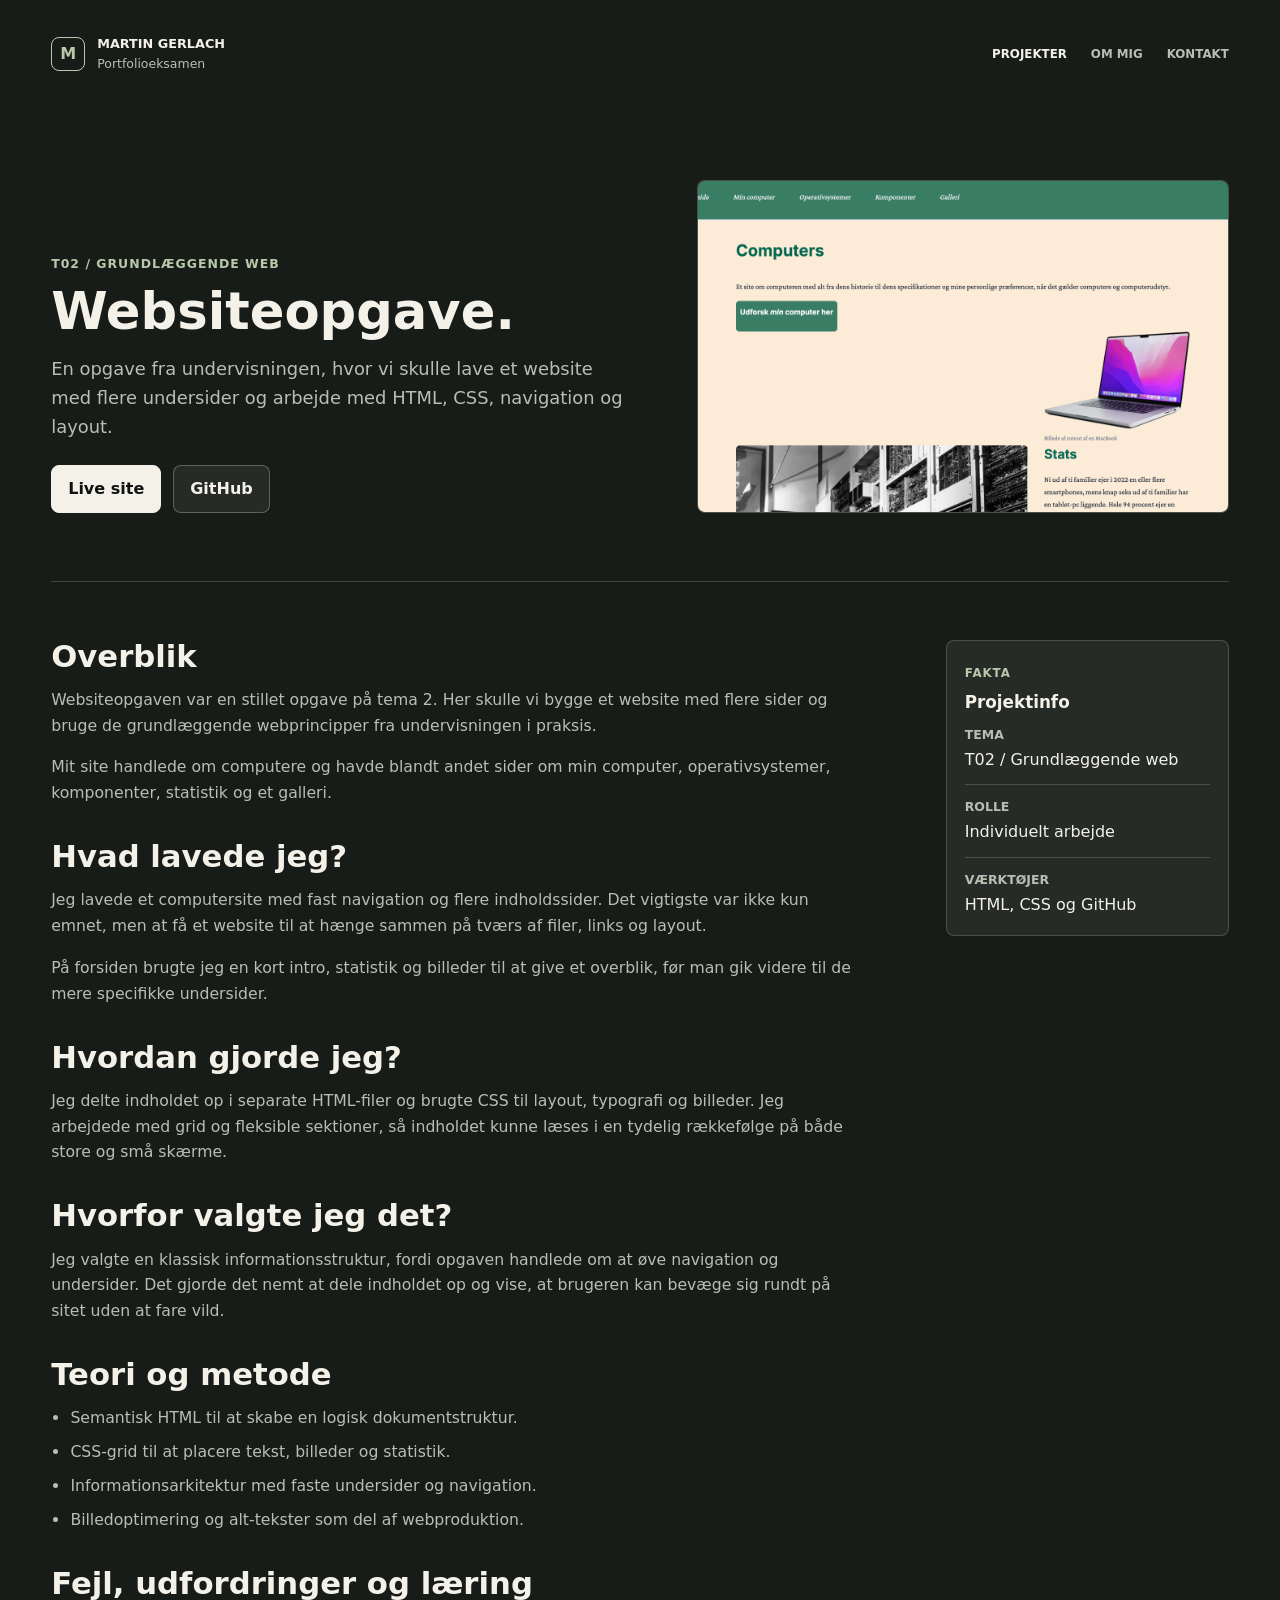
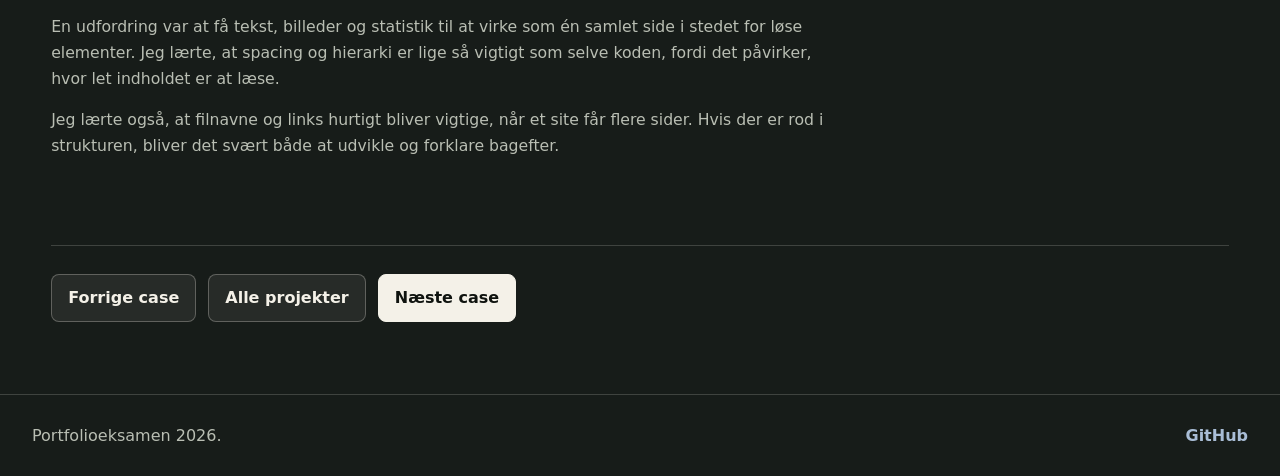
<file: cases/t02-websiteopgave.html>
<!doctype html>
<html lang="da">
  <head>
    <meta charset="UTF-8" />
    <meta name="viewport" content="width=device-width, initial-scale=1.0" />
    <meta
      name="description"
      content="Case om T02 Websiteopgave og arbejdet med HTML, CSS og layout."
    />
    <title>T02 | Websiteopgave</title>
    <link rel="icon" href="../favicon.svg" type="image/svg+xml" />
    <link rel="stylesheet" href="../styles.css?v=4" />
  </head>
  <body>
    <header class="site-header">
      <a class="brand" href="../index.html" aria-label="Gå til forsiden">
        <span class="brand-mark">M</span>
        <span>
          <strong>Martin Gerlach</strong>
          <small>Portfolioeksamen</small>
        </span>
      </a>

      <button
        class="menu-button"
        type="button"
        aria-label="Åbn menu"
        aria-expanded="false"
        aria-controls="main-navigation"
      >
        <span></span>
        <span></span>
        <span></span>
      </button>

      <nav class="main-nav" id="main-navigation" aria-label="Hovednavigation">
        <a href="../work.html" aria-current="page">Projekter</a>
        <a href="../about.html">Om mig</a>
        <a href="../contact.html">Kontakt</a>
      </nav>
    </header>

    <main>
      <section class="case-hero" aria-labelledby="case-title">
        <div>
          <p class="eyebrow">T02 / Grundlæggende web</p>
          <h1 id="case-title">Websiteopgave.</h1>
          <p class="case-lead">
            En opgave fra undervisningen, hvor vi skulle lave et website med
            flere undersider og arbejde med HTML, CSS, navigation og layout.
          </p>
          <div class="case-actions">
            <a class="button button-primary" href="https://martincgerlach.github.io/websiteopgave/" target="_blank" rel="noreferrer">Live site</a>
            <a class="button" href="https://github.com/martincgerlach/websiteopgave" target="_blank" rel="noreferrer">GitHub</a>
          </div>
        </div>

        <figure class="case-preview">
          <img src="../imgs/t02-websiteopgave.png" alt="Preview af Websiteopgave" />
        </figure>
      </section>

      <section class="case-layout">
        <div class="case-content">
          <article class="case-section">
            <h2>Overblik</h2>
            <p>
              Websiteopgaven var en stillet opgave på tema 2. Her skulle vi
              bygge et website med flere sider og bruge de grundlæggende
              webprincipper fra undervisningen i praksis.
            </p>
            <p>
              Mit site handlede om computere og havde blandt andet sider om min
              computer, operativsystemer, komponenter, statistik og et galleri.
            </p>
          </article>

          <article class="case-section">
            <h2>Hvad lavede jeg?</h2>
            <p>
              Jeg lavede et computersite med fast navigation og flere
              indholdssider. Det vigtigste var ikke kun emnet, men at få et
              website til at hænge sammen på tværs af filer, links og layout.
            </p>
            <p>
              På forsiden brugte jeg en kort intro, statistik og billeder til
              at give et overblik, før man gik videre til de mere specifikke
              undersider.
            </p>
          </article>

          <article class="case-section">
            <h2>Hvordan gjorde jeg?</h2>
            <p>
              Jeg delte indholdet op i separate HTML-filer og brugte CSS til
              layout, typografi og billeder. Jeg arbejdede med grid og fleksible
              sektioner, så indholdet kunne læses i en tydelig rækkefølge på
              både store og små skærme.
            </p>
          </article>

          <article class="case-section">
            <h2>Hvorfor valgte jeg det?</h2>
            <p>
              Jeg valgte en klassisk informationsstruktur, fordi opgaven
              handlede om at øve navigation og undersider. Det gjorde det nemt
              at dele indholdet op og vise, at brugeren kan bevæge sig rundt på
              sitet uden at fare vild.
            </p>
          </article>

          <article class="case-section">
            <h2>Teori og metode</h2>
            <ul>
              <li>Semantisk HTML til at skabe en logisk dokumentstruktur.</li>
              <li>CSS-grid til at placere tekst, billeder og statistik.</li>
              <li>Informationsarkitektur med faste undersider og navigation.</li>
              <li>Billedoptimering og alt-tekster som del af webproduktion.</li>
            </ul>
          </article>

          <article class="case-section">
            <h2>Fejl, udfordringer og læring</h2>
            <p>
              En udfordring var at få tekst, billeder og statistik til at virke
              som én samlet side i stedet for løse elementer. Jeg lærte, at
              spacing og hierarki er lige så vigtigt som selve koden, fordi det
              påvirker, hvor let indholdet er at læse.
            </p>
            <p>
              Jeg lærte også, at filnavne og links hurtigt bliver vigtige, når
              et site får flere sider. Hvis der er rod i strukturen, bliver det
              svært både at udvikle og forklare bagefter.
            </p>
          </article>
        </div>

        <aside class="case-sidebar" aria-label="Case fakta">
          <div class="case-panel">
            <span>Fakta</span>
            <h2>Projektinfo</h2>
            <dl class="info-list">
              <div>
                <dt>Tema</dt>
                <dd>T02 / Grundlæggende web</dd>
              </div>
              <div>
                <dt>Rolle</dt>
                <dd>Individuelt arbejde</dd>
              </div>
              <div>
                <dt>Værktøjer</dt>
                <dd>HTML, CSS og GitHub</dd>
              </div>
            </dl>
          </div>
        </aside>
      </section>

      <nav class="case-nav" aria-label="Case navigation">
        <a class="button" href="t01-first-mmd-website.html">Forrige case</a>
        <a class="button" href="../work.html">Alle projekter</a>
        <a class="button button-primary" href="t03-through-my-lens.html">Næste case</a>
      </nav>
    </main>

    <footer class="site-footer">
      <p>Portfolioeksamen 2026.</p>
      <a href="https://github.com/martincgerlach">GitHub</a>
    </footer>
    <script src="../script.js?v=3" defer></script>
  </body>
</html>
</file>
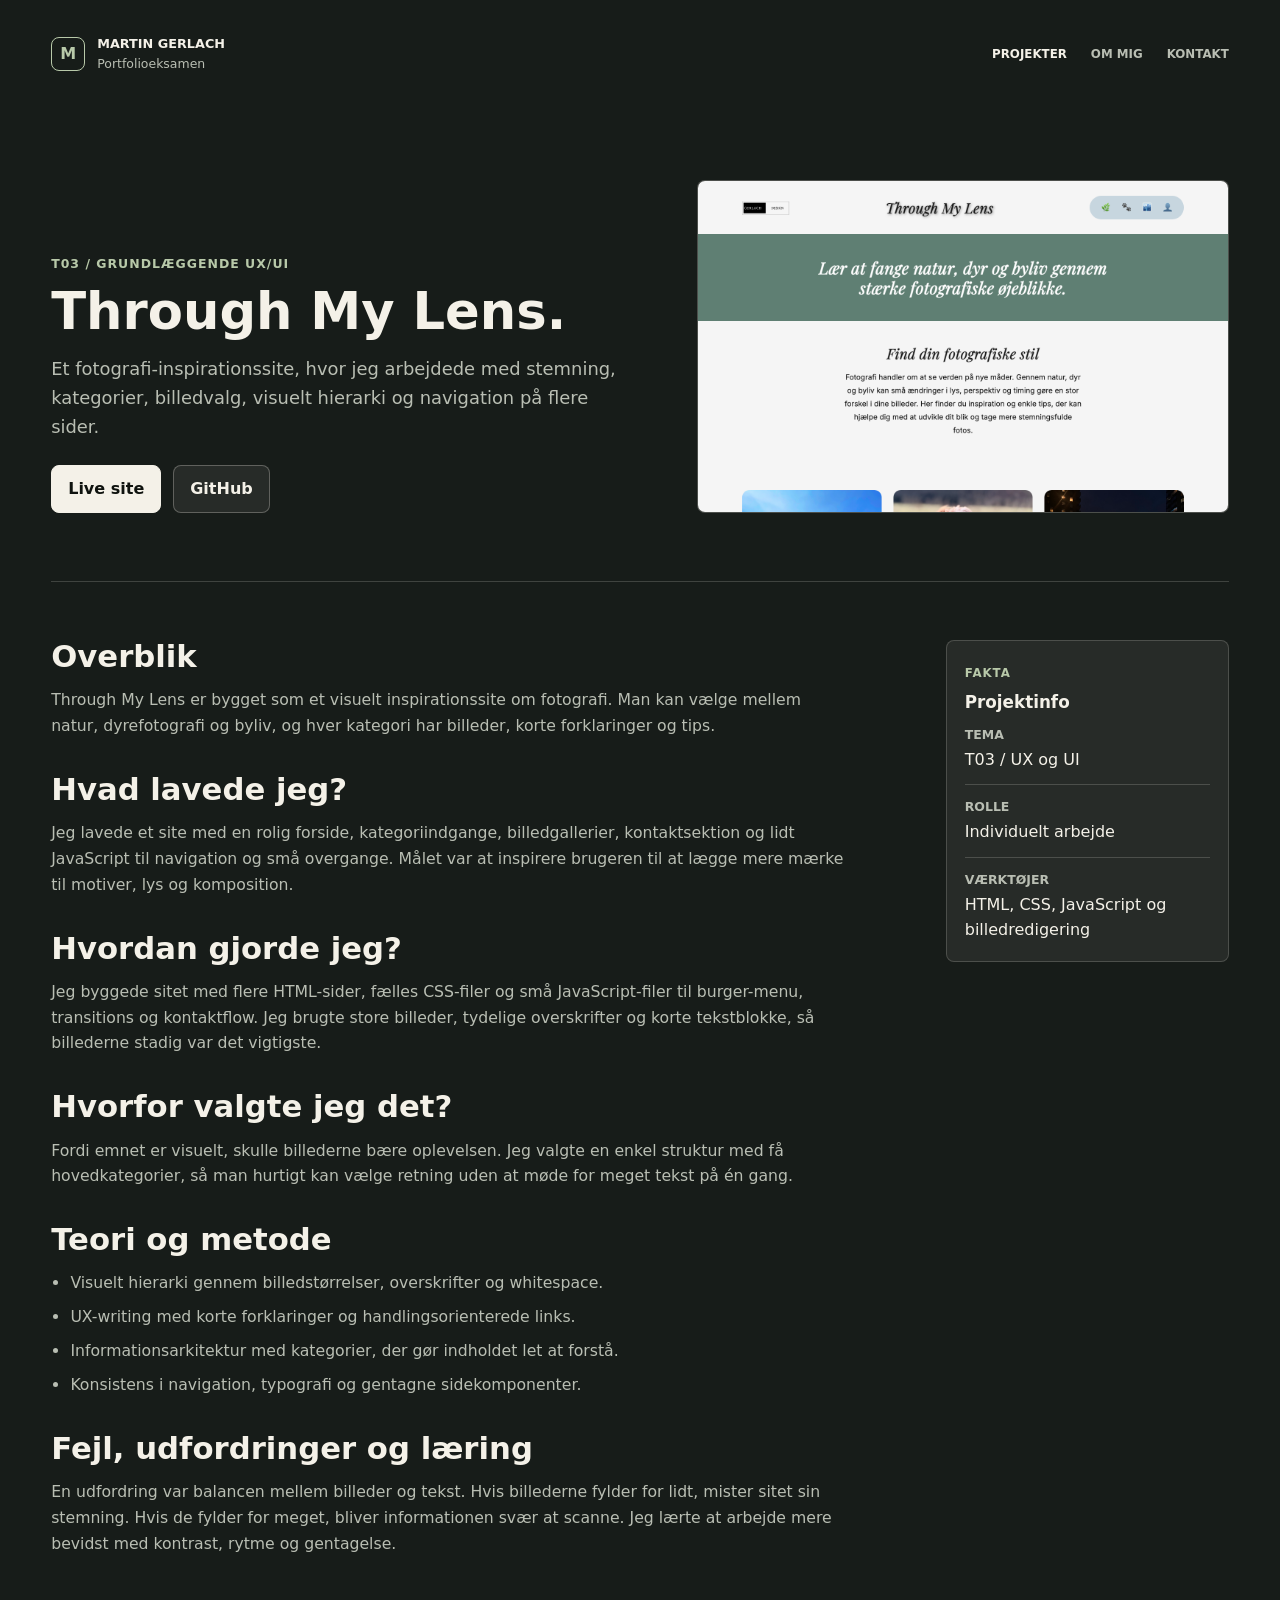
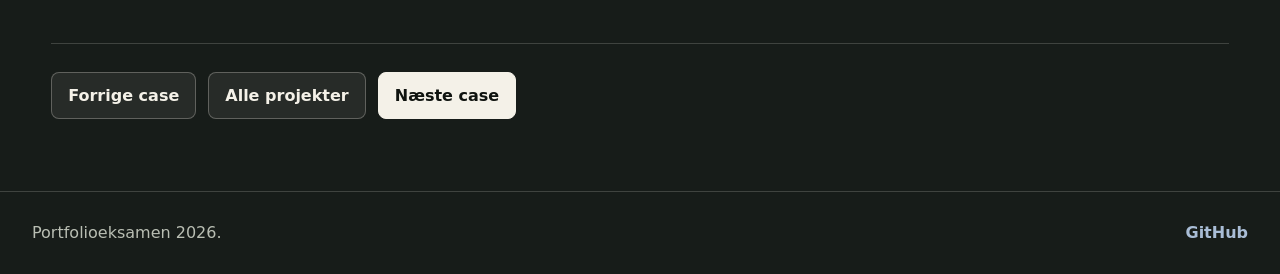
<file: cases/t03-through-my-lens.html>
<!doctype html>
<html lang="da">
  <head>
    <meta charset="UTF-8" />
    <meta name="viewport" content="width=device-width, initial-scale=1.0" />
    <meta
      name="description"
      content="Case om T03 Through My Lens og arbejdet med UX/UI."
    />
    <title>T03 | Through My Lens</title>
    <link rel="icon" href="../favicon.svg" type="image/svg+xml" />
    <link rel="stylesheet" href="../styles.css?v=4" />
  </head>
  <body>
    <header class="site-header">
      <a class="brand" href="../index.html" aria-label="Gå til forsiden">
        <span class="brand-mark">M</span>
        <span>
          <strong>Martin Gerlach</strong>
          <small>Portfolioeksamen</small>
        </span>
      </a>

      <button
        class="menu-button"
        type="button"
        aria-label="Åbn menu"
        aria-expanded="false"
        aria-controls="main-navigation"
      >
        <span></span>
        <span></span>
        <span></span>
      </button>

      <nav class="main-nav" id="main-navigation" aria-label="Hovednavigation">
        <a href="../work.html" aria-current="page">Projekter</a>
        <a href="../about.html">Om mig</a>
        <a href="../contact.html">Kontakt</a>
      </nav>
    </header>

    <main>
      <section class="case-hero" aria-labelledby="case-title">
        <div>
          <p class="eyebrow">T03 / Grundlæggende UX/UI</p>
          <h1 id="case-title">Through My Lens.</h1>
          <p class="case-lead">
            Et fotografi-inspirationssite, hvor jeg arbejdede med stemning,
            kategorier, billedvalg, visuelt hierarki og navigation på flere
            sider.
          </p>
          <div class="case-actions">
            <a class="button button-primary" href="https://martincgerlach.github.io/Through-my-lens/" target="_blank" rel="noreferrer">Live site</a>
            <a class="button" href="https://github.com/martincgerlach/Through-my-lens" target="_blank" rel="noreferrer">GitHub</a>
          </div>
        </div>

        <figure class="case-preview">
          <img src="../imgs/t03-through-my-lens.png" alt="Preview af Through My Lens" />
        </figure>
      </section>

      <section class="case-layout">
        <div class="case-content">
          <article class="case-section">
            <h2>Overblik</h2>
            <p>
              Through My Lens er bygget som et visuelt inspirationssite om
              fotografi. Man kan vælge mellem natur, dyrefotografi og byliv, og
              hver kategori har billeder, korte forklaringer og tips.
            </p>
          </article>

          <article class="case-section">
            <h2>Hvad lavede jeg?</h2>
            <p>
              Jeg lavede et site med en rolig forside, kategoriindgange,
              billedgallerier, kontaktsektion og lidt JavaScript til navigation
              og små overgange. Målet var at inspirere brugeren til at lægge
              mere mærke til motiver, lys og komposition.
            </p>
          </article>

          <article class="case-section">
            <h2>Hvordan gjorde jeg?</h2>
            <p>
              Jeg byggede sitet med flere HTML-sider, fælles CSS-filer og små
              JavaScript-filer til burger-menu, transitions og kontaktflow. Jeg
              brugte store billeder, tydelige overskrifter og korte tekstblokke,
              så billederne stadig var det vigtigste.
            </p>
          </article>

          <article class="case-section">
            <h2>Hvorfor valgte jeg det?</h2>
            <p>
              Fordi emnet er visuelt, skulle billederne bære oplevelsen. Jeg
              valgte en enkel struktur med få hovedkategorier, så man hurtigt
              kan vælge retning uden at møde for meget tekst på én gang.
            </p>
          </article>

          <article class="case-section">
            <h2>Teori og metode</h2>
            <ul>
              <li>Visuelt hierarki gennem billedstørrelser, overskrifter og whitespace.</li>
              <li>UX-writing med korte forklaringer og handlingsorienterede links.</li>
              <li>Informationsarkitektur med kategorier, der gør indholdet let at forstå.</li>
              <li>Konsistens i navigation, typografi og gentagne sidekomponenter.</li>
            </ul>
          </article>

          <article class="case-section">
            <h2>Fejl, udfordringer og læring</h2>
            <p>
              En udfordring var balancen mellem billeder og tekst. Hvis
              billederne fylder for lidt, mister sitet sin stemning. Hvis de
              fylder for meget, bliver informationen svær at scanne. Jeg lærte
              at arbejde mere bevidst med kontrast, rytme og gentagelse.
            </p>
          </article>
        </div>

        <aside class="case-sidebar" aria-label="Case fakta">
          <div class="case-panel">
            <span>Fakta</span>
            <h2>Projektinfo</h2>
            <dl class="info-list">
              <div>
                <dt>Tema</dt>
                <dd>T03 / UX og UI</dd>
              </div>
              <div>
                <dt>Rolle</dt>
                <dd>Individuelt arbejde</dd>
              </div>
              <div>
                <dt>Værktøjer</dt>
                <dd>HTML, CSS, JavaScript og billedredigering</dd>
              </div>
            </dl>
          </div>
        </aside>
      </section>

      <nav class="case-nav" aria-label="Case navigation">
        <a class="button" href="t02-websiteopgave.html">Forrige case</a>
        <a class="button" href="../work.html">Alle projekter</a>
        <a class="button button-primary" href="t04-aquashield.html">Næste case</a>
      </nav>
    </main>

    <footer class="site-footer">
      <p>Portfolioeksamen 2026.</p>
      <a href="https://github.com/martincgerlach">GitHub</a>
    </footer>
    <script src="../script.js?v=3" defer></script>
  </body>
</html>
</file>
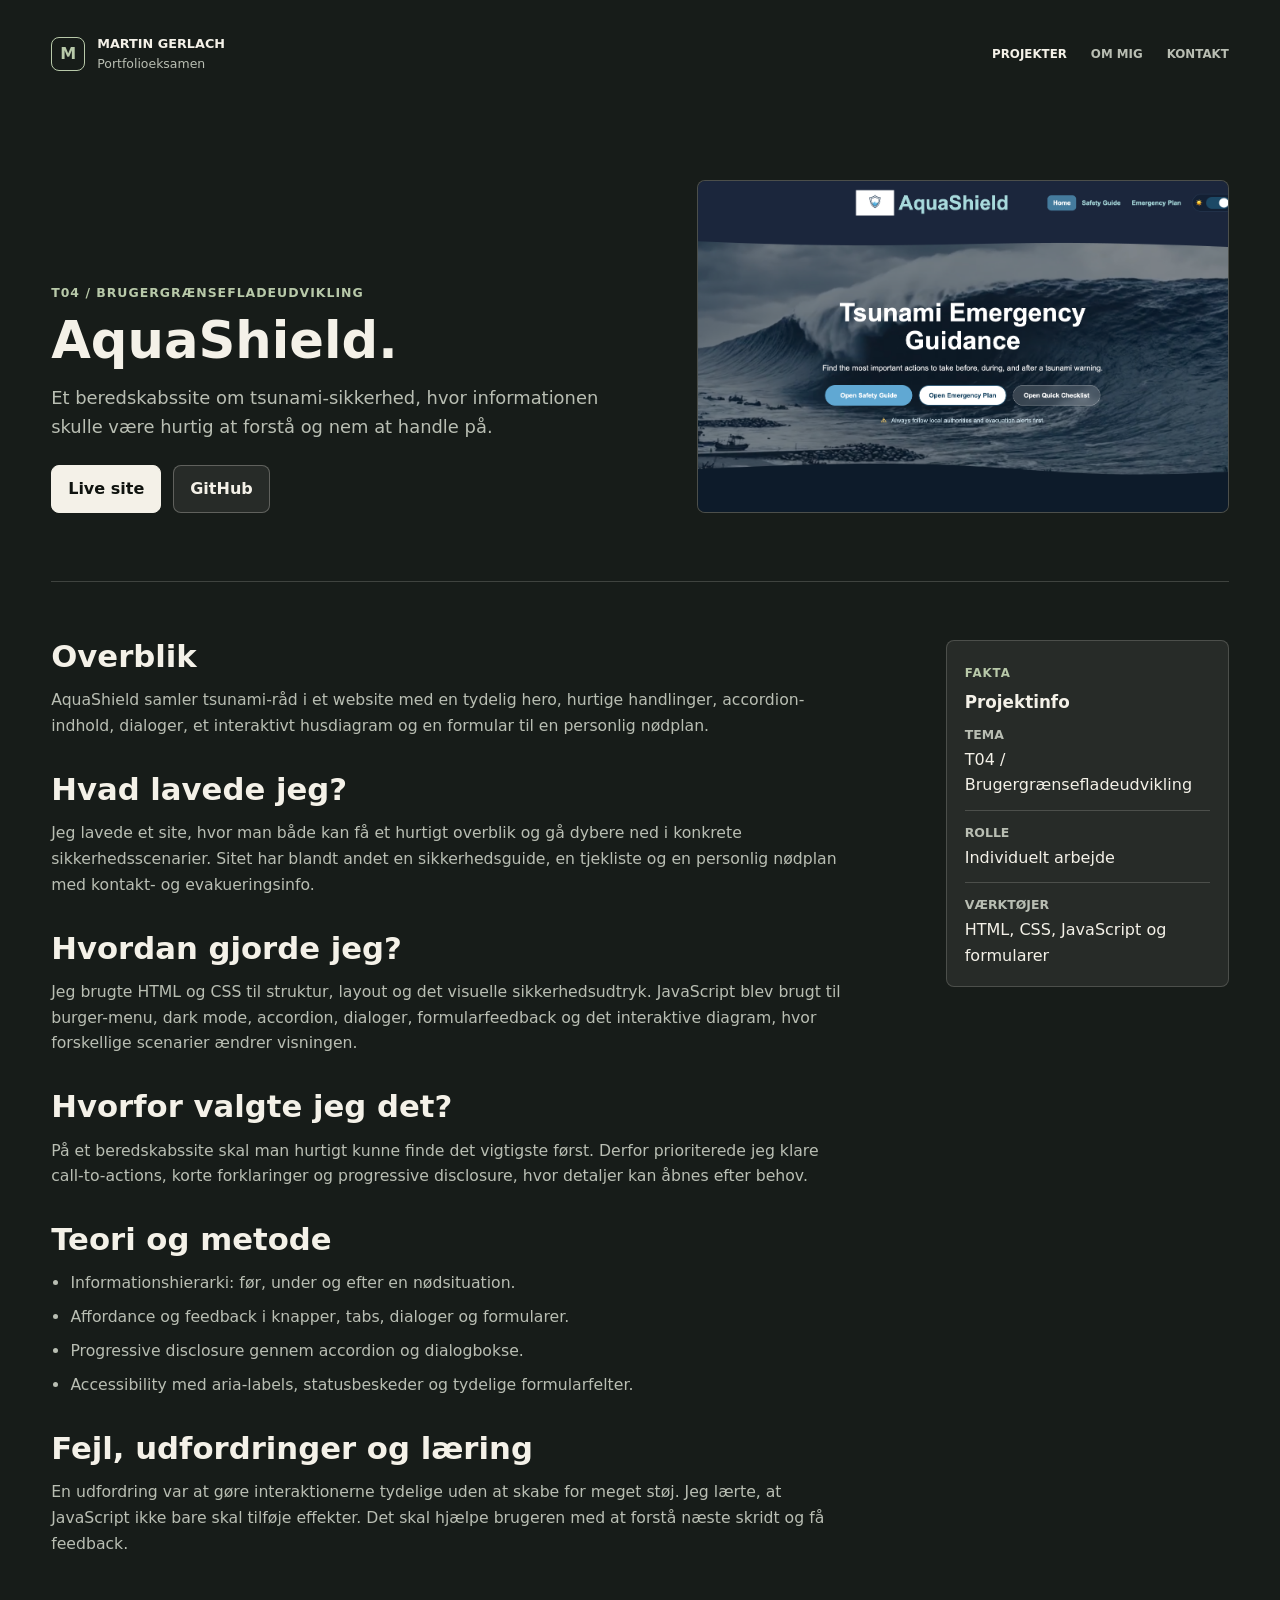
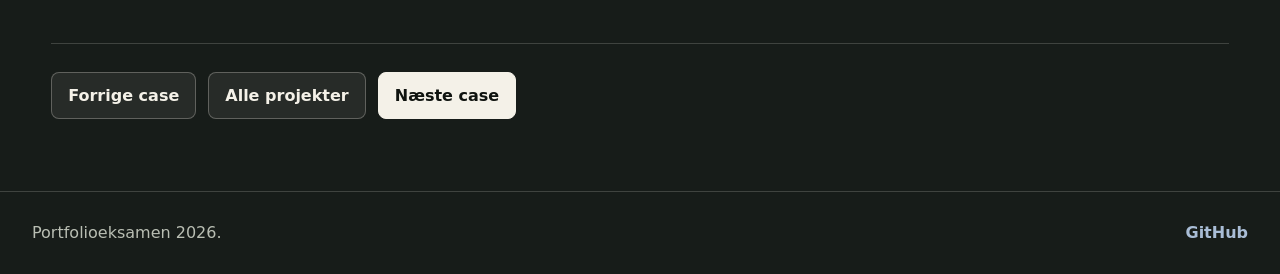
<file: cases/t04-aquashield.html>
<!doctype html>
<html lang="da">
  <head>
    <meta charset="UTF-8" />
    <meta name="viewport" content="width=device-width, initial-scale=1.0" />
    <meta
      name="description"
      content="Case om T04 AquaShield og arbejdet med brugergrænsefladeudvikling."
    />
    <title>T04 | AquaShield</title>
    <link rel="icon" href="../favicon.svg" type="image/svg+xml" />
    <link rel="stylesheet" href="../styles.css?v=4" />
  </head>
  <body>
    <header class="site-header">
      <a class="brand" href="../index.html" aria-label="Gå til forsiden">
        <span class="brand-mark">M</span>
        <span>
          <strong>Martin Gerlach</strong>
          <small>Portfolioeksamen</small>
        </span>
      </a>

      <button
        class="menu-button"
        type="button"
        aria-label="Åbn menu"
        aria-expanded="false"
        aria-controls="main-navigation"
      >
        <span></span>
        <span></span>
        <span></span>
      </button>

      <nav class="main-nav" id="main-navigation" aria-label="Hovednavigation">
        <a href="../work.html" aria-current="page">Projekter</a>
        <a href="../about.html">Om mig</a>
        <a href="../contact.html">Kontakt</a>
      </nav>
    </header>

    <main>
      <section class="case-hero" aria-labelledby="case-title">
        <div>
          <p class="eyebrow">T04 / Brugergrænsefladeudvikling</p>
          <h1 id="case-title">AquaShield.</h1>
          <p class="case-lead">
            Et beredskabssite om tsunami-sikkerhed, hvor informationen skulle
            være hurtig at forstå og nem at handle på.
          </p>
          <div class="case-actions">
            <a class="button button-primary" href="https://martincgerlach.github.io/AquaShield/" target="_blank" rel="noreferrer">Live site</a>
            <a class="button" href="https://github.com/martincgerlach/AquaShield" target="_blank" rel="noreferrer">GitHub</a>
          </div>
        </div>

        <figure class="case-preview">
          <img src="../imgs/emergency-site.png" alt="Preview af AquaShield" />
        </figure>
      </section>

      <section class="case-layout">
        <div class="case-content">
          <article class="case-section">
            <h2>Overblik</h2>
            <p>
              AquaShield samler tsunami-råd i et website med en tydelig hero,
              hurtige handlinger, accordion-indhold, dialoger, et interaktivt
              husdiagram og en formular til en personlig nødplan.
            </p>
          </article>

          <article class="case-section">
            <h2>Hvad lavede jeg?</h2>
            <p>
              Jeg lavede et site, hvor man både kan få et hurtigt overblik og gå
              dybere ned i konkrete sikkerhedsscenarier. Sitet har blandt andet
              en sikkerhedsguide, en tjekliste og en personlig nødplan med
              kontakt- og evakueringsinfo.
            </p>
          </article>

          <article class="case-section">
            <h2>Hvordan gjorde jeg?</h2>
            <p>
              Jeg brugte HTML og CSS til struktur, layout og det visuelle
              sikkerhedsudtryk. JavaScript blev brugt til burger-menu, dark
              mode, accordion, dialoger, formularfeedback og det
              interaktive diagram, hvor forskellige scenarier ændrer visningen.
            </p>
          </article>

          <article class="case-section">
            <h2>Hvorfor valgte jeg det?</h2>
            <p>
              På et beredskabssite skal man hurtigt kunne finde det vigtigste
              først. Derfor prioriterede jeg klare call-to-actions, korte
              forklaringer og progressive disclosure, hvor detaljer kan åbnes
              efter behov.
            </p>
          </article>

          <article class="case-section">
            <h2>Teori og metode</h2>
            <ul>
              <li>Informationshierarki: før, under og efter en nødsituation.</li>
              <li>Affordance og feedback i knapper, tabs, dialoger og formularer.</li>
              <li>Progressive disclosure gennem accordion og dialogbokse.</li>
              <li>Accessibility med aria-labels, statusbeskeder og tydelige formularfelter.</li>
            </ul>
          </article>

          <article class="case-section">
            <h2>Fejl, udfordringer og læring</h2>
            <p>
              En udfordring var at gøre interaktionerne tydelige uden at skabe
              for meget støj. Jeg lærte, at JavaScript ikke bare skal tilføje
              effekter. Det skal hjælpe brugeren med at forstå næste skridt og
              få feedback.
            </p>
          </article>
        </div>

        <aside class="case-sidebar" aria-label="Case fakta">
          <div class="case-panel">
            <span>Fakta</span>
            <h2>Projektinfo</h2>
            <dl class="info-list">
              <div>
                <dt>Tema</dt>
                <dd>T04 / Brugergrænsefladeudvikling</dd>
              </div>
              <div>
                <dt>Rolle</dt>
                <dd>Individuelt arbejde</dd>
              </div>
              <div>
                <dt>Værktøjer</dt>
                <dd>HTML, CSS, JavaScript og formularer</dd>
              </div>
            </dl>
          </div>
        </aside>
      </section>

      <nav class="case-nav" aria-label="Case navigation">
        <a class="button" href="t03-through-my-lens.html">Forrige case</a>
        <a class="button" href="../work.html">Alle projekter</a>
        <a class="button button-primary" href="t05-noerrebro-posthus.html">Næste case</a>
      </nav>
    </main>

    <footer class="site-footer">
      <p>Portfolioeksamen 2026.</p>
      <a href="https://github.com/martincgerlach">GitHub</a>
    </footer>
    <script src="../script.js?v=3" defer></script>
  </body>
</html>
</file>
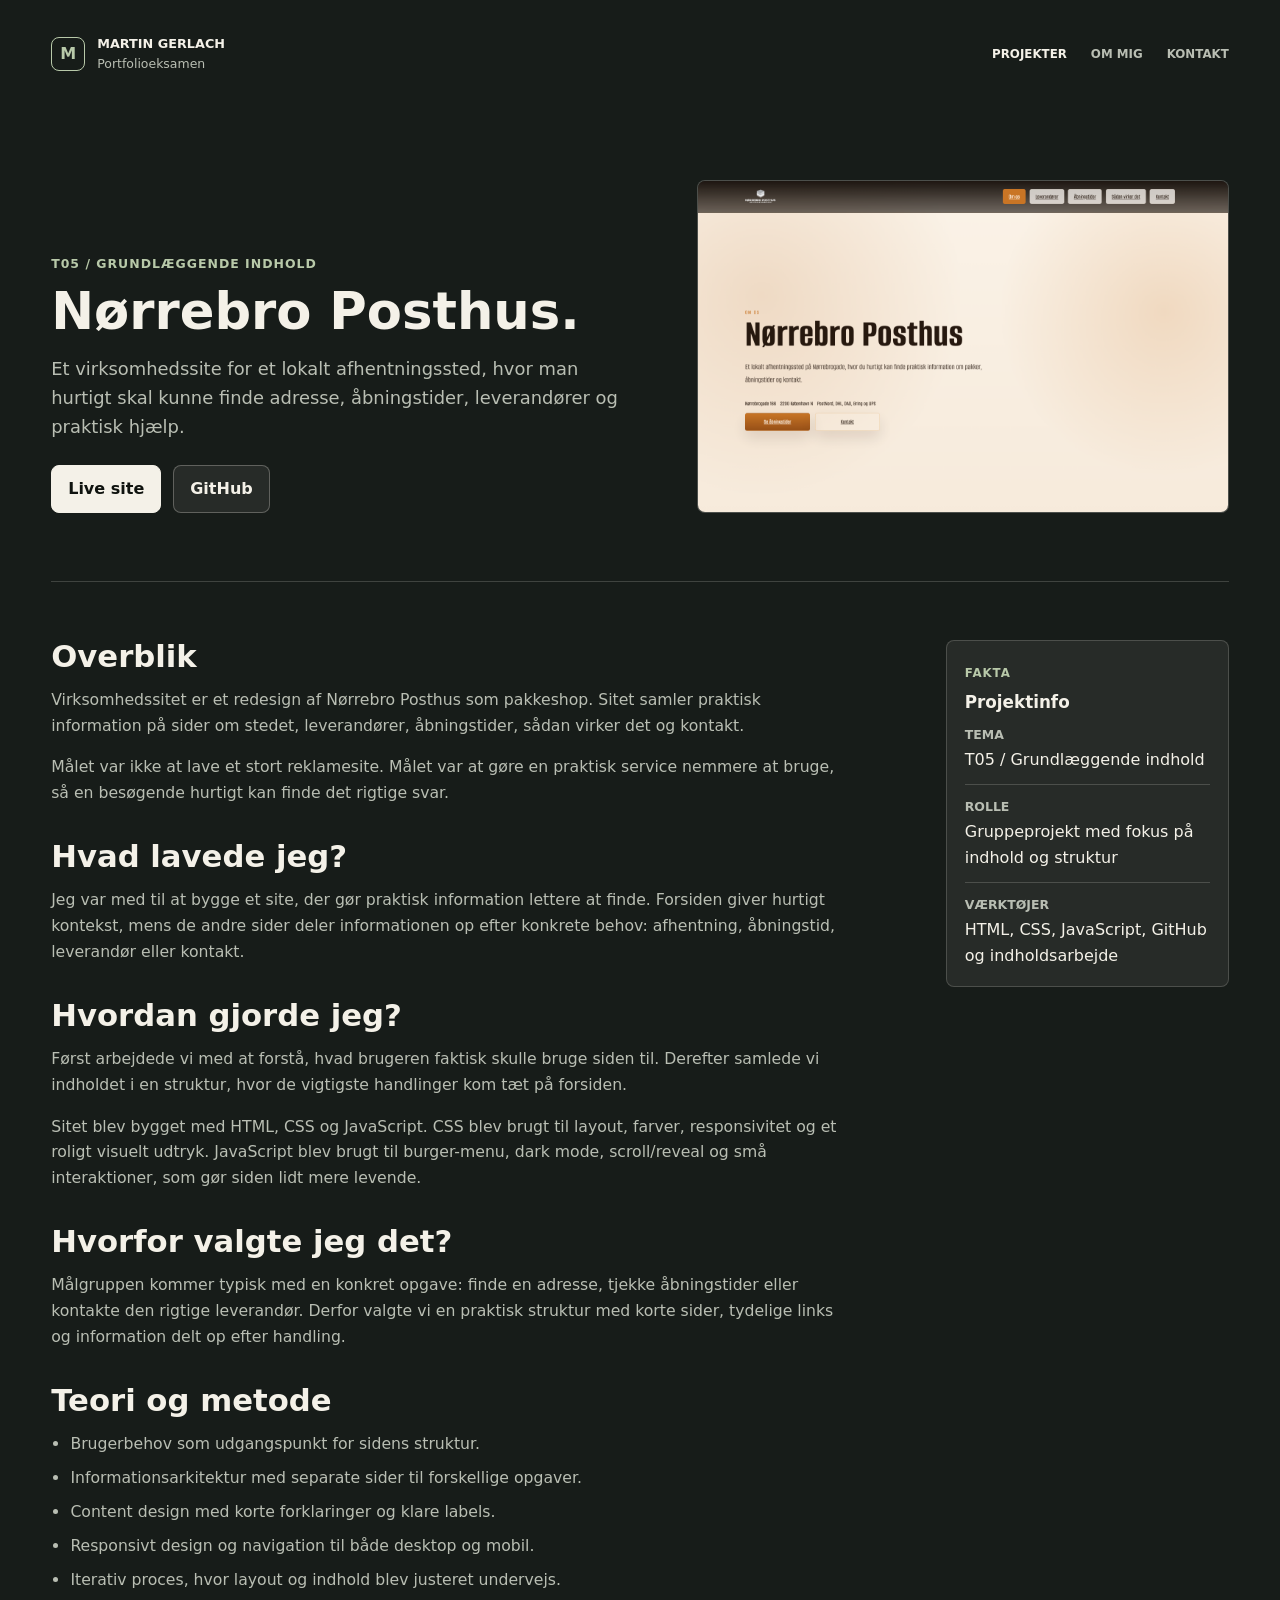
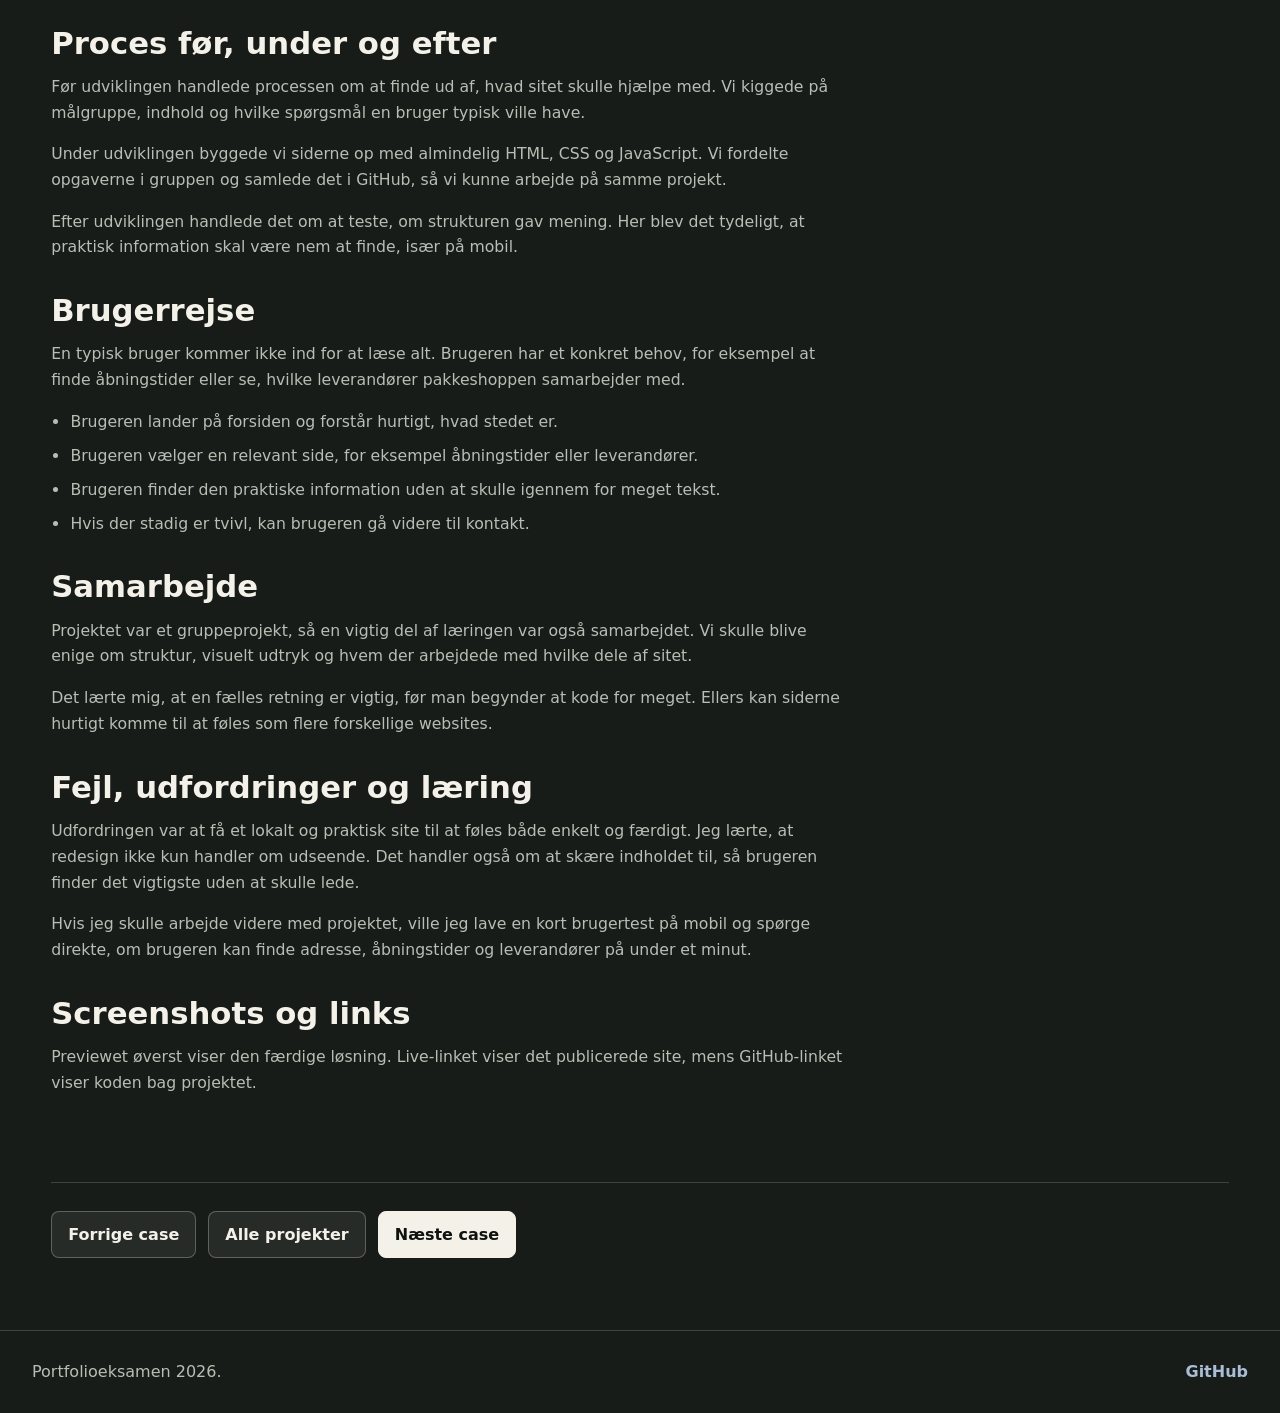
<file: cases/t05-noerrebro-posthus.html>
<!doctype html>
<html lang="da">
  <head>
    <meta charset="UTF-8" />
    <meta name="viewport" content="width=device-width, initial-scale=1.0" />
    <meta
      name="description"
      content="Case om T05 Virksomhedssite for Nørrebro Posthus."
    />
    <title>T05 | Nørrebro Posthus</title>
    <link rel="icon" href="../favicon.svg" type="image/svg+xml" />
    <link rel="stylesheet" href="../styles.css?v=4" />
  </head>
  <body>
    <header class="site-header">
      <a class="brand" href="../index.html" aria-label="Gå til forsiden">
        <span class="brand-mark">M</span>
        <span>
          <strong>Martin Gerlach</strong>
          <small>Portfolioeksamen</small>
        </span>
      </a>

      <button
        class="menu-button"
        type="button"
        aria-label="Åbn menu"
        aria-expanded="false"
        aria-controls="main-navigation"
      >
        <span></span>
        <span></span>
        <span></span>
      </button>

      <nav class="main-nav" id="main-navigation" aria-label="Hovednavigation">
        <a href="../work.html" aria-current="page">Projekter</a>
        <a href="../about.html">Om mig</a>
        <a href="../contact.html">Kontakt</a>
      </nav>
    </header>

    <main>
      <section class="case-hero" aria-labelledby="case-title">
        <div>
          <p class="eyebrow">T05 / Grundlæggende indhold</p>
          <h1 id="case-title">Nørrebro Posthus.</h1>
          <p class="case-lead">
            Et virksomhedssite for et lokalt afhentningssted, hvor man hurtigt
            skal kunne finde adresse, åbningstider, leverandører og praktisk
            hjælp.
          </p>
          <div class="case-actions">
            <a class="button button-primary" href="https://sakura-virksomhedssite.github.io/virksomhedssite/" target="_blank" rel="noreferrer">Live site</a>
            <a class="button" href="https://github.com/Sakura-Virksomhedssite/virksomhedssite" target="_blank" rel="noreferrer">GitHub</a>
          </div>
        </div>

        <figure class="case-preview">
          <img src="../imgs/t05-noerrebro-posthus.png" alt="Preview af Nørrebro Posthus" />
        </figure>
      </section>

      <section class="case-layout">
        <div class="case-content">
          <article class="case-section">
            <h2>Overblik</h2>
            <p>
              Virksomhedssitet er et redesign af Nørrebro Posthus som
              pakkeshop. Sitet samler praktisk information på sider om stedet,
              leverandører, åbningstider, sådan virker det og kontakt.
            </p>
            <p>
              Målet var ikke at lave et stort reklamesite. Målet var at gøre en
              praktisk service nemmere at bruge, så en besøgende hurtigt kan
              finde det rigtige svar.
            </p>
          </article>

          <article class="case-section">
            <h2>Hvad lavede jeg?</h2>
            <p>
              Jeg var med til at bygge et site, der gør praktisk information
              lettere at finde. Forsiden giver hurtigt kontekst, mens de andre
              sider deler informationen op efter konkrete behov: afhentning,
              åbningstid, leverandør eller kontakt.
            </p>
          </article>

          <article class="case-section">
            <h2>Hvordan gjorde jeg?</h2>
            <p>
              Først arbejdede vi med at forstå, hvad brugeren faktisk skulle
              bruge siden til. Derefter samlede vi indholdet i en struktur, hvor
              de vigtigste handlinger kom tæt på forsiden.
            </p>
            <p>
              Sitet blev bygget med HTML, CSS og JavaScript. CSS blev brugt til
              layout, farver, responsivitet og et roligt visuelt udtryk.
              JavaScript blev brugt til burger-menu, dark mode, scroll/reveal
              og små interaktioner, som gør siden lidt mere levende.
            </p>
          </article>

          <article class="case-section">
            <h2>Hvorfor valgte jeg det?</h2>
            <p>
              Målgruppen kommer typisk med en konkret opgave: finde en adresse,
              tjekke åbningstider eller kontakte den rigtige leverandør. Derfor
              valgte vi en praktisk struktur med korte sider, tydelige links og
              information delt op efter handling.
            </p>
          </article>

          <article class="case-section">
            <h2>Teori og metode</h2>
            <ul>
              <li>Brugerbehov som udgangspunkt for sidens struktur.</li>
              <li>Informationsarkitektur med separate sider til forskellige opgaver.</li>
              <li>Content design med korte forklaringer og klare labels.</li>
              <li>Responsivt design og navigation til både desktop og mobil.</li>
              <li>Iterativ proces, hvor layout og indhold blev justeret undervejs.</li>
            </ul>
          </article>

          <article class="case-section">
            <h2>Proces før, under og efter</h2>
            <p>
              Før udviklingen handlede processen om at finde ud af, hvad sitet
              skulle hjælpe med. Vi kiggede på målgruppe, indhold og hvilke
              spørgsmål en bruger typisk ville have.
            </p>
            <p>
              Under udviklingen byggede vi siderne op med almindelig HTML, CSS
              og JavaScript. Vi fordelte opgaverne i gruppen og samlede det i
              GitHub, så vi kunne arbejde på samme projekt.
            </p>
            <p>
              Efter udviklingen handlede det om at teste, om strukturen gav
              mening. Her blev det tydeligt, at praktisk information skal være
              nem at finde, især på mobil.
            </p>
          </article>

          <article class="case-section">
            <h2>Brugerrejse</h2>
            <p>
              En typisk bruger kommer ikke ind for at læse alt. Brugeren har et
              konkret behov, for eksempel at finde åbningstider eller se, hvilke
              leverandører pakkeshoppen samarbejder med.
            </p>
            <ul>
              <li>Brugeren lander på forsiden og forstår hurtigt, hvad stedet er.</li>
              <li>Brugeren vælger en relevant side, for eksempel åbningstider eller leverandører.</li>
              <li>Brugeren finder den praktiske information uden at skulle igennem for meget tekst.</li>
              <li>Hvis der stadig er tvivl, kan brugeren gå videre til kontakt.</li>
            </ul>
          </article>

          <article class="case-section">
            <h2>Samarbejde</h2>
            <p>
              Projektet var et gruppeprojekt, så en vigtig del af læringen var
              også samarbejdet. Vi skulle blive enige om struktur, visuelt
              udtryk og hvem der arbejdede med hvilke dele af sitet.
            </p>
            <p>
              Det lærte mig, at en fælles retning er vigtig, før man begynder
              at kode for meget. Ellers kan siderne hurtigt komme til at føles
              som flere forskellige websites.
            </p>
          </article>

          <article class="case-section">
            <h2>Fejl, udfordringer og læring</h2>
            <p>
              Udfordringen var at få et lokalt og praktisk site til at føles
              både enkelt og færdigt. Jeg lærte, at redesign ikke kun handler om
              udseende. Det handler også om at skære indholdet til, så brugeren
              finder det vigtigste uden at skulle lede.
            </p>
            <p>
              Hvis jeg skulle arbejde videre med projektet, ville jeg lave en
              kort brugertest på mobil og spørge direkte, om brugeren kan finde
              adresse, åbningstider og leverandører på under et minut.
            </p>
          </article>

          <article class="case-section">
            <h2>Screenshots og links</h2>
            <p>
              Previewet øverst viser den færdige løsning. Live-linket viser det
              publicerede site, mens GitHub-linket viser koden bag projektet.
            </p>
          </article>
        </div>

        <aside class="case-sidebar" aria-label="Case fakta">
          <div class="case-panel">
            <span>Fakta</span>
            <h2>Projektinfo</h2>
            <dl class="info-list">
              <div>
                <dt>Tema</dt>
                <dd>T05 / Grundlæggende indhold</dd>
              </div>
              <div>
                <dt>Rolle</dt>
                <dd>Gruppeprojekt med fokus på indhold og struktur</dd>
              </div>
              <div>
                <dt>Værktøjer</dt>
                <dd>HTML, CSS, JavaScript, GitHub og indholdsarbejde</dd>
              </div>
            </dl>
          </div>
        </aside>
      </section>

      <nav class="case-nav" aria-label="Case navigation">
        <a class="button" href="t04-aquashield.html">Forrige case</a>
        <a class="button" href="../work.html">Alle projekter</a>
        <a class="button button-primary" href="t06-portfolio-proces.html">Næste case</a>
      </nav>
    </main>

    <footer class="site-footer">
      <p>Portfolioeksamen 2026.</p>
      <a href="https://github.com/martincgerlach">GitHub</a>
    </footer>
    <script src="../script.js?v=3" defer></script>
  </body>
</html>
</file>
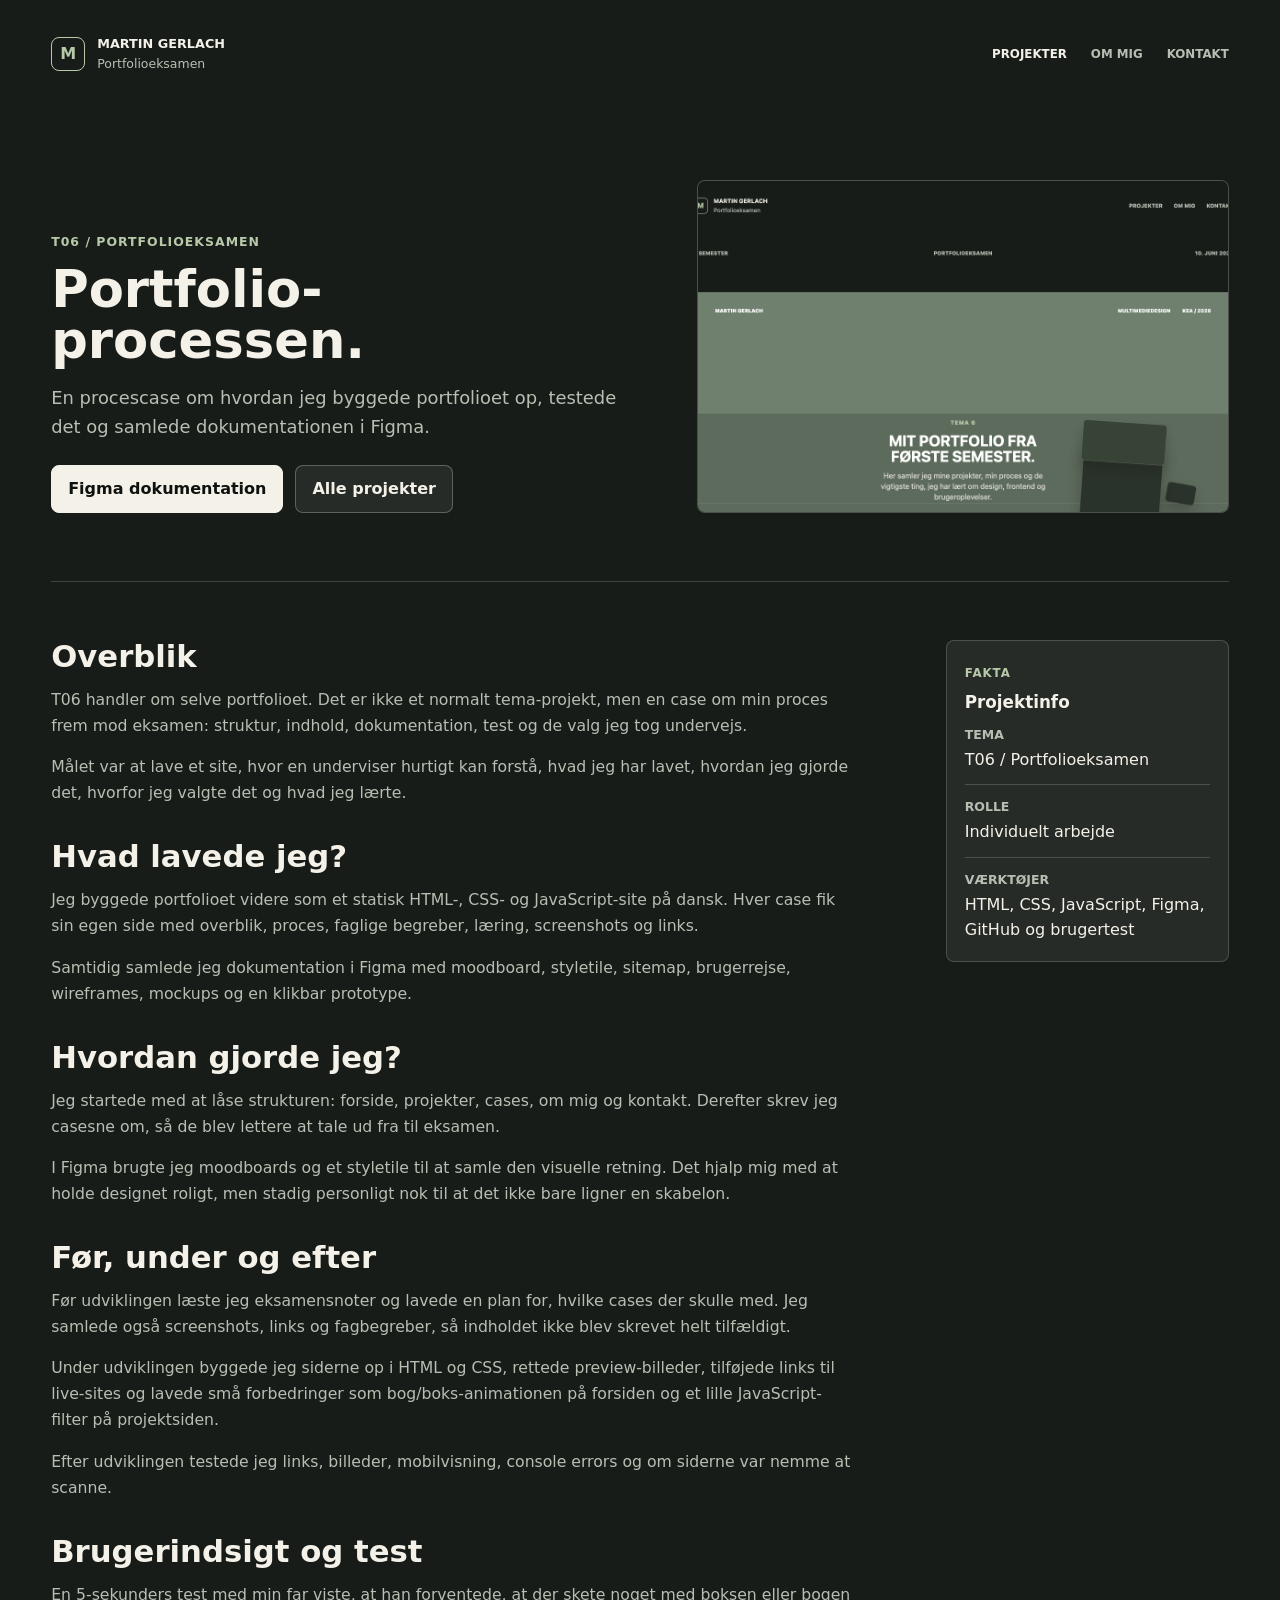
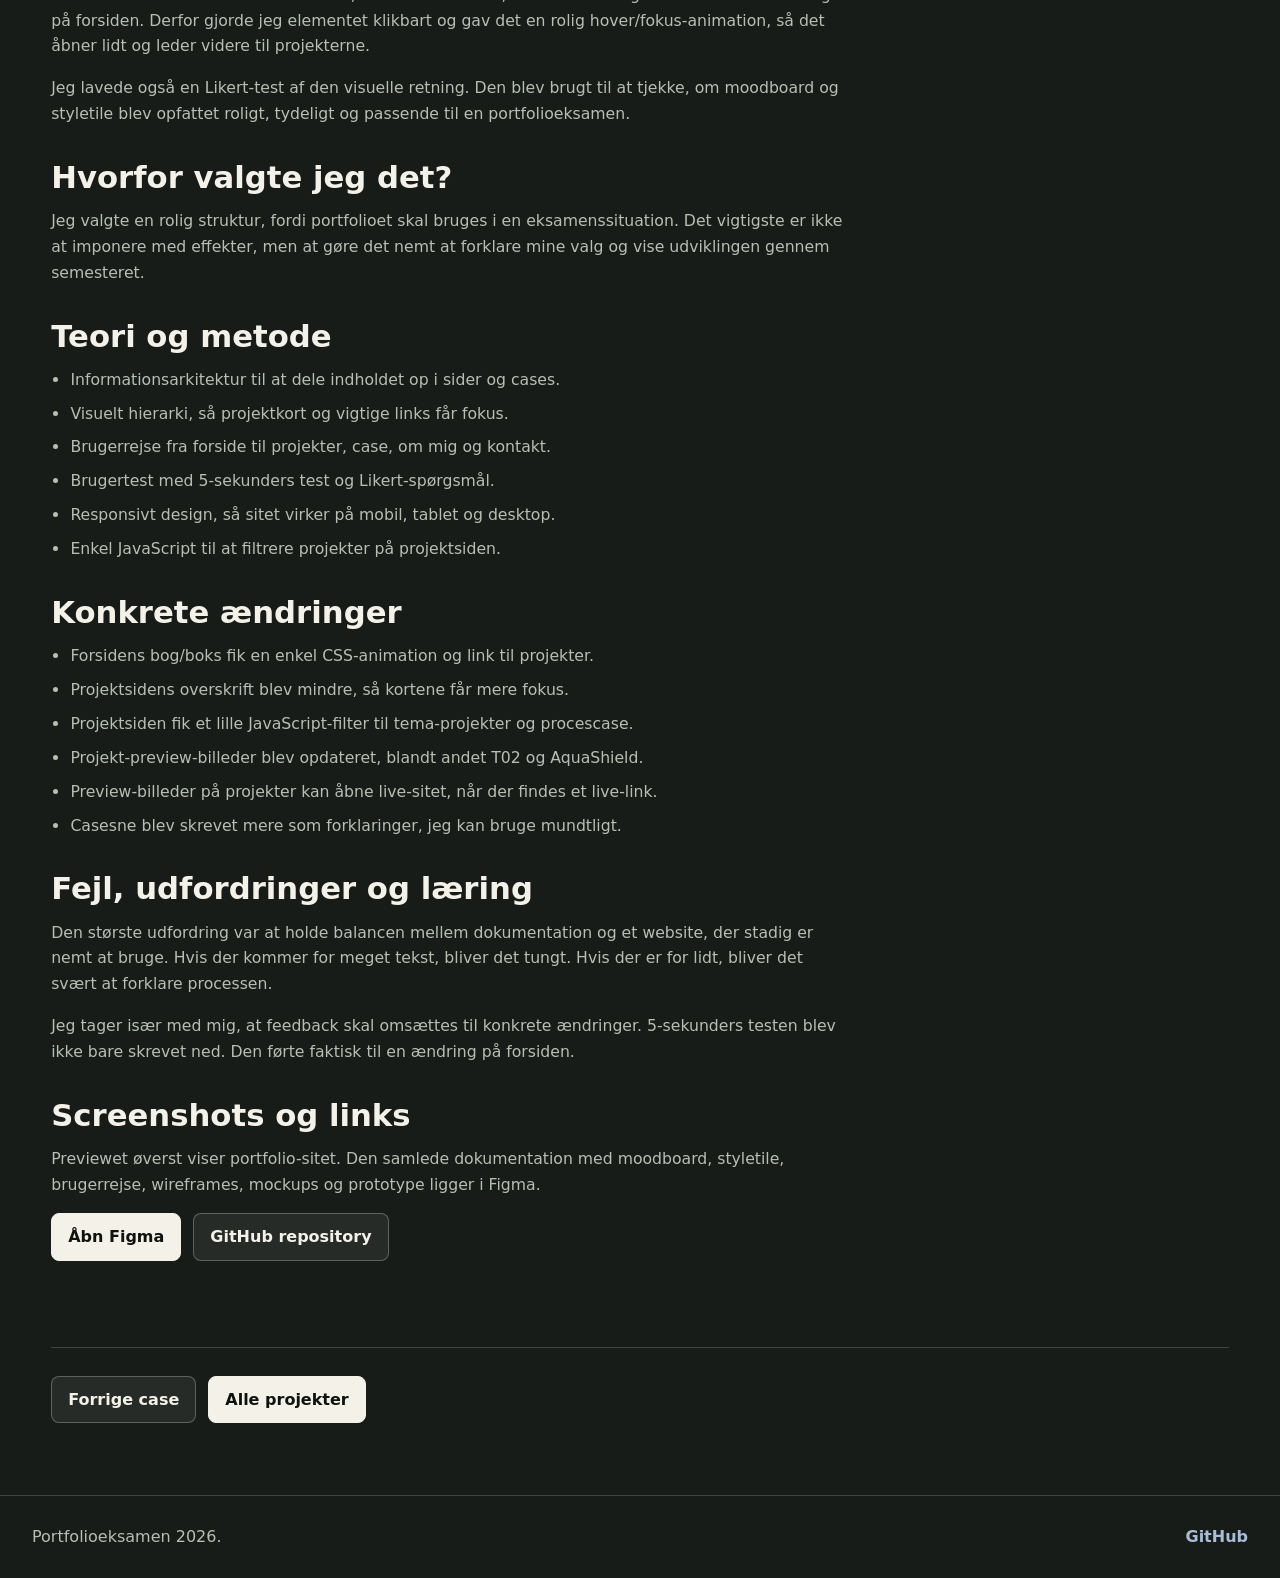
<file: cases/t06-portfolio-proces.html>
<!doctype html>
<html lang="da">
  <head>
    <meta charset="UTF-8" />
    <meta name="viewport" content="width=device-width, initial-scale=1.0" />
    <meta
      name="description"
      content="Case om T06 portfolio-processen, Figma dokumentation og brugertest."
    />
    <title>T06 | Portfolio-processen</title>
    <link rel="icon" href="../favicon.svg" type="image/svg+xml" />
    <link rel="stylesheet" href="../styles.css?v=4" />
  </head>
  <body>
    <header class="site-header">
      <a class="brand" href="../index.html" aria-label="Gå til forsiden">
        <span class="brand-mark">M</span>
        <span>
          <strong>Martin Gerlach</strong>
          <small>Portfolioeksamen</small>
        </span>
      </a>

      <button
        class="menu-button"
        type="button"
        aria-label="Åbn menu"
        aria-expanded="false"
        aria-controls="main-navigation"
      >
        <span></span>
        <span></span>
        <span></span>
      </button>

      <nav class="main-nav" id="main-navigation" aria-label="Hovednavigation">
        <a href="../work.html" aria-current="page">Projekter</a>
        <a href="../about.html">Om mig</a>
        <a href="../contact.html">Kontakt</a>
      </nav>
    </header>

    <main>
      <section class="case-hero" aria-labelledby="case-title">
        <div>
          <p class="eyebrow">T06 / Portfolioeksamen</p>
          <h1 id="case-title">Portfolio-processen.</h1>
          <p class="case-lead">
            En procescase om hvordan jeg byggede portfolioet op, testede det og
            samlede dokumentationen i Figma.
          </p>
          <div class="case-actions">
            <a class="button button-primary" href="https://www.figma.com/design/eG8qBDxiFd1iXmFHM8SKRa" target="_blank" rel="noreferrer">Figma dokumentation</a>
            <a class="button" href="../work.html">Alle projekter</a>
          </div>
        </div>

        <figure class="case-preview">
          <img src="../imgs/t06-portfolio-proces.png" alt="Preview af portfolio-sitet" />
        </figure>
      </section>

      <section class="case-layout">
        <div class="case-content">
          <article class="case-section">
            <h2>Overblik</h2>
            <p>
              T06 handler om selve portfolioet. Det er ikke et normalt
              tema-projekt, men en case om min proces frem mod eksamen:
              struktur, indhold, dokumentation, test og de valg jeg tog
              undervejs.
            </p>
            <p>
              Målet var at lave et site, hvor en underviser hurtigt kan forstå,
              hvad jeg har lavet, hvordan jeg gjorde det, hvorfor jeg valgte
              det og hvad jeg lærte.
            </p>
          </article>

          <article class="case-section">
            <h2>Hvad lavede jeg?</h2>
            <p>
              Jeg byggede portfolioet videre som et statisk HTML-, CSS- og
              JavaScript-site på dansk. Hver case fik sin egen side med
              overblik, proces, faglige begreber, læring, screenshots og links.
            </p>
            <p>
              Samtidig samlede jeg dokumentation i Figma med moodboard,
              styletile, sitemap, brugerrejse, wireframes, mockups og en
              klikbar prototype.
            </p>
          </article>

          <article class="case-section">
            <h2>Hvordan gjorde jeg?</h2>
            <p>
              Jeg startede med at låse strukturen: forside, projekter, cases,
              om mig og kontakt. Derefter skrev jeg casesne om, så de blev
              lettere at tale ud fra til eksamen.
            </p>
            <p>
              I Figma brugte jeg moodboards og et styletile til at samle den
              visuelle retning. Det hjalp mig med at holde designet roligt,
              men stadig personligt nok til at det ikke bare ligner en skabelon.
            </p>
          </article>

          <article class="case-section">
            <h2>Før, under og efter</h2>
            <p>
              Før udviklingen læste jeg eksamensnoter og lavede en plan for,
              hvilke cases der skulle med. Jeg samlede også screenshots, links
              og fagbegreber, så indholdet ikke blev skrevet helt tilfældigt.
            </p>
            <p>
              Under udviklingen byggede jeg siderne op i HTML og CSS, rettede
              preview-billeder, tilføjede links til live-sites og lavede små
              forbedringer som bog/boks-animationen på forsiden og et lille
              JavaScript-filter på projektsiden.
            </p>
            <p>
              Efter udviklingen testede jeg links, billeder, mobilvisning,
              console errors og om siderne var nemme at scanne.
            </p>
          </article>

          <article class="case-section">
            <h2>Brugerindsigt og test</h2>
            <p>
              En 5-sekunders test med min far viste, at han forventede, at der
              skete noget med boksen eller bogen på forsiden. Derfor gjorde jeg
              elementet klikbart og gav det en rolig hover/fokus-animation, så
              det åbner lidt og leder videre til projekterne.
            </p>
            <p>
              Jeg lavede også en Likert-test af den visuelle retning. Den blev
              brugt til at tjekke, om moodboard og styletile blev opfattet
              roligt, tydeligt og passende til en portfolioeksamen.
            </p>
          </article>

          <article class="case-section">
            <h2>Hvorfor valgte jeg det?</h2>
            <p>
              Jeg valgte en rolig struktur, fordi portfolioet skal bruges i en
              eksamenssituation. Det vigtigste er ikke at imponere med effekter,
              men at gøre det nemt at forklare mine valg og vise udviklingen
              gennem semesteret.
            </p>
          </article>

          <article class="case-section">
            <h2>Teori og metode</h2>
            <ul>
              <li>Informationsarkitektur til at dele indholdet op i sider og cases.</li>
              <li>Visuelt hierarki, så projektkort og vigtige links får fokus.</li>
              <li>Brugerrejse fra forside til projekter, case, om mig og kontakt.</li>
              <li>Brugertest med 5-sekunders test og Likert-spørgsmål.</li>
              <li>Responsivt design, så sitet virker på mobil, tablet og desktop.</li>
              <li>Enkel JavaScript til at filtrere projekter på projektsiden.</li>
            </ul>
          </article>

          <article class="case-section">
            <h2>Konkrete ændringer</h2>
            <ul>
              <li>Forsidens bog/boks fik en enkel CSS-animation og link til projekter.</li>
              <li>Projektsidens overskrift blev mindre, så kortene får mere fokus.</li>
              <li>Projektsiden fik et lille JavaScript-filter til tema-projekter og procescase.</li>
              <li>Projekt-preview-billeder blev opdateret, blandt andet T02 og AquaShield.</li>
              <li>Preview-billeder på projekter kan åbne live-sitet, når der findes et live-link.</li>
              <li>Casesne blev skrevet mere som forklaringer, jeg kan bruge mundtligt.</li>
            </ul>
          </article>

          <article class="case-section">
            <h2>Fejl, udfordringer og læring</h2>
            <p>
              Den største udfordring var at holde balancen mellem dokumentation
              og et website, der stadig er nemt at bruge. Hvis der kommer for
              meget tekst, bliver det tungt. Hvis der er for lidt, bliver det
              svært at forklare processen.
            </p>
            <p>
              Jeg tager især med mig, at feedback skal omsættes til konkrete
              ændringer. 5-sekunders testen blev ikke bare skrevet ned. Den
              førte faktisk til en ændring på forsiden.
            </p>
          </article>

          <article class="case-section">
            <h2>Screenshots og links</h2>
            <p>
              Previewet øverst viser portfolio-sitet. Den samlede dokumentation
              med moodboard, styletile, brugerrejse, wireframes, mockups og
              prototype ligger i Figma.
            </p>
            <div class="case-actions">
              <a class="button button-primary" href="https://www.figma.com/design/eG8qBDxiFd1iXmFHM8SKRa" target="_blank" rel="noreferrer">Åbn Figma</a>
              <a class="button" href="https://github.com/martincgerlach/portfolio-eksamen" target="_blank" rel="noreferrer">GitHub repository</a>
            </div>
          </article>
        </div>

        <aside class="case-sidebar" aria-label="Case fakta">
          <div class="case-panel">
            <span>Fakta</span>
            <h2>Projektinfo</h2>
            <dl class="info-list">
              <div>
                <dt>Tema</dt>
                <dd>T06 / Portfolioeksamen</dd>
              </div>
              <div>
                <dt>Rolle</dt>
                <dd>Individuelt arbejde</dd>
              </div>
              <div>
                <dt>Værktøjer</dt>
                <dd>HTML, CSS, JavaScript, Figma, GitHub og brugertest</dd>
              </div>
            </dl>
          </div>
        </aside>
      </section>

      <nav class="case-nav" aria-label="Case navigation">
        <a class="button" href="t05-noerrebro-posthus.html">Forrige case</a>
        <a class="button button-primary" href="../work.html">Alle projekter</a>
      </nav>
    </main>

    <footer class="site-footer">
      <p>Portfolioeksamen 2026.</p>
      <a href="https://github.com/martincgerlach">GitHub</a>
    </footer>
    <script src="../script.js?v=3" defer></script>
  </body>
</html>
</file>
<file: styles.css>
:root {
  --bg: #171c19;
  --panel: #222923;
  --panel-soft: rgba(244, 241, 232, 0.07);
  --panel-strong: rgba(244, 241, 232, 0.12);
  --text: #f4f1e8;
  --muted: #b9beb3;
  --sage: #b8c9a9;
  --blue: #a9bdd6;
  --amber: #e4b46e;
  --line: rgba(244, 241, 232, 0.18);
  --dark: #0f130f;
  --radius: 8px;
  --max: 1380px;
  font-family:
    Inter, ui-sans-serif, system-ui, -apple-system, BlinkMacSystemFont, "Segoe UI",
    sans-serif;
}

* {
  box-sizing: border-box;
}

html {
  scroll-behavior: smooth;
}

body {
  min-width: 320px;
  margin: 0;
  background: var(--bg);
  color: var(--text);
  font-size: 16px;
  line-height: 1.6;
}

a {
  color: inherit;
  text-decoration: none;
}

img {
  display: block;
  max-width: 100%;
}

.site-header,
main,
.site-footer {
  width: min(100%, var(--max));
  margin: 0 auto;
}

.site-header {
  display: flex;
  align-items: center;
  justify-content: space-between;
  gap: 32px;
  padding: 34px clamp(18px, 4vw, 54px) 22px;
}

main {
  padding: 0 clamp(18px, 4vw, 54px);
}

.brand {
  display: inline-flex;
  align-items: center;
  gap: 12px;
}

.brand-mark {
  display: grid;
  width: 34px;
  height: 34px;
  place-items: center;
  border: 1px solid var(--sage);
  border-radius: var(--radius);
  color: var(--sage);
  font-weight: 800;
}

.brand strong,
.brand small {
  display: block;
}

.brand strong {
  font-size: 0.8rem;
  text-transform: uppercase;
}

.brand small,
.main-nav,
.page-hero p:not(.eyebrow),
.text-grid p,
.work-card p,
.contact-list span,
.case-lead,
.case-section p,
.case-section li {
  color: var(--muted);
}

.brand small {
  font-size: 0.78rem;
}

.main-nav {
  display: flex;
  align-items: center;
  gap: 24px;
  font-size: 0.74rem;
  font-weight: 800;
  text-transform: uppercase;
}

.menu-button {
  display: none;
  width: 42px;
  height: 42px;
  border: 1px solid var(--line);
  border-radius: var(--radius);
  padding: 9px;
  background: var(--panel-soft);
  cursor: pointer;
}

.menu-button span {
  display: block;
  width: 100%;
  height: 2px;
  background: var(--text);
  transition: transform 120ms ease, opacity 120ms ease;
}

.menu-button[aria-expanded="true"] span:first-child {
  transform: translateY(8px) rotate(45deg);
}

.menu-button[aria-expanded="true"] span:last-child {
  transform: translateY(-8px) rotate(-45deg);
}

.menu-button[aria-expanded="true"] span:nth-child(2) {
  opacity: 0;
}

.menu-button:focus-visible {
  outline: 2px solid var(--text);
  outline-offset: 3px;
}

.main-nav a:hover,
.main-nav a:focus-visible,
.main-nav a[aria-current="page"] {
  color: var(--text);
}

.page-hero {
  max-width: 800px;
  padding: clamp(42px, 7vw, 72px) 0 clamp(36px, 6vw, 52px);
}

.home-hero {
  max-width: none;
  padding-top: clamp(24px, 4vw, 52px);
}

.eyebrow {
  margin: 0 0 12px;
  color: var(--sage);
  font-size: 0.78rem;
  font-weight: 800;
  letter-spacing: 0.08em;
  text-transform: uppercase;
}

h1,
h2,
h3,
p,
ul,
ol,
figure {
  margin-top: 0;
}

h1 {
  max-width: 860px;
  margin-bottom: 22px;
  font-size: clamp(2.6rem, 7vw, 5.2rem);
  line-height: 1;
  overflow-wrap: break-word;
}

h2 {
  margin-bottom: 0;
  font-size: clamp(1.85rem, 4.5vw, 3.1rem);
  line-height: 1.08;
}

h3 {
  margin-bottom: 10px;
  font-size: 1.18rem;
  line-height: 1.25;
}

.page-hero p:not(.eyebrow) {
  max-width: 670px;
  margin-bottom: 28px;
  font-size: 1.12rem;
}

.work-hero {
  max-width: 720px;
  padding-bottom: clamp(22px, 4vw, 34px);
}

.work-hero h1 {
  max-width: 680px;
  font-size: clamp(2rem, 4.6vw, 3.4rem);
}

.work-hero p:not(.eyebrow) {
  max-width: 620px;
  margin-bottom: 18px;
}

.page-hero.narrow {
  max-width: 820px;
}

.hero-kicker-row {
  display: grid;
  grid-template-columns: repeat(3, 1fr);
  gap: 18px;
  padding-bottom: clamp(36px, 6vw, 76px);
  color: var(--muted);
  font-size: 0.72rem;
  font-weight: 800;
  text-transform: uppercase;
}

.hero-kicker-row span:nth-child(2) {
  text-align: center;
}

.hero-kicker-row span:nth-child(3) {
  text-align: right;
}

.hero-frame {
  position: relative;
  min-height: clamp(480px, 48vw, 640px);
  overflow: hidden;
  border: 1px solid rgba(244, 241, 232, 0.22);
  background: #70806f;
}

.hero-frame::before {
  position: absolute;
  right: 0;
  bottom: 25%;
  left: 0;
  height: 1px;
  content: "";
  background: rgba(244, 241, 232, 0.28);
}

.hero-frame::after {
  position: absolute;
  inset: 43% 0 0;
  content: "";
  background: rgba(16, 23, 17, 0.2);
}

.hero-labels {
  position: relative;
  z-index: 2;
  display: flex;
  align-items: center;
  justify-content: space-between;
  gap: 26px;
  padding: clamp(18px, 3vw, 30px) clamp(22px, 4vw, 48px);
  color: #ffffff;
  font-size: 0.68rem;
  font-weight: 800;
  text-transform: uppercase;
}

.hero-labels strong {
  margin-right: auto;
}

.hero-scene {
  position: absolute;
  inset: 0;
  z-index: 1;
}

.stone {
  position: absolute;
  display: block;
  border: 1px solid rgba(244, 241, 232, 0.16);
  border-radius: var(--radius);
  background: #2a332b;
  box-shadow: 0 20px 32px rgba(9, 12, 9, 0.24);
}

.stone-left {
  bottom: 12%;
  left: 10%;
  width: clamp(48px, 6vw, 84px);
  aspect-ratio: 1.45;
  transform: rotate(-8deg);
}

.stone-right {
  right: 7%;
  bottom: 25%;
  width: clamp(44px, 5vw, 74px);
  aspect-ratio: 1.45;
  transform: rotate(10deg);
}

.portfolio-book {
  position: absolute;
  right: 12%;
  bottom: 20%;
  z-index: 3;
  display: block;
  width: clamp(154px, 17vw, 230px);
  aspect-ratio: 0.86;
  color: #ffffff;
  text-decoration: none;
  transform: rotate(4deg);
  transform-origin: 50% 100%;
  transition: transform 280ms ease;
}

.portfolio-book:focus-visible {
  outline: 2px solid #f4f1e8;
  outline-offset: 8px;
  border-radius: var(--radius);
}

.portfolio-book-cover,
.portfolio-book-lid,
.portfolio-book-page {
  position: absolute;
  display: block;
  box-sizing: border-box;
  border-radius: var(--radius);
}

.portfolio-book-cover {
  inset: 24% 10% 8%;
  z-index: 3;
  border: 1px solid rgba(244, 241, 232, 0.18);
  background: #2a332b;
  box-shadow: 0 20px 32px rgba(9, 12, 9, 0.24);
}

.portfolio-book-lid {
  top: 8%;
  left: 8%;
  z-index: 4;
  width: 84%;
  height: 35%;
  border: 1px solid rgba(244, 241, 232, 0.22);
  background: #374334;
  box-shadow: 0 18px 26px rgba(9, 12, 9, 0.18);
  transform-origin: 50% 100%;
  transition: transform 280ms ease;
}

.portfolio-book-page {
  left: 28%;
  bottom: 25%;
  z-index: 2;
  width: 42%;
  height: 36%;
  border: 1px solid rgba(42, 51, 43, 0.18);
  background: #f4f1e8;
  box-shadow: 0 12px 20px rgba(9, 12, 9, 0.16);
  transform: translateY(22px) scale(0.84);
  transition: transform 300ms ease;
}

.portfolio-book-page-one {
  background: #dfe8dc;
}

.portfolio-book-page-two {
  background: #f4f1e8;
}

.portfolio-book-page-three {
  background: #d8e5ea;
}

.portfolio-book-label {
  position: absolute;
  right: 8%;
  bottom: -28px;
  z-index: 5;
  color: rgba(244, 241, 232, 0.88);
  font-size: 0.7rem;
  font-weight: 800;
  text-transform: uppercase;
  opacity: 0.78;
  transition: opacity 280ms ease;
}

.portfolio-book:hover,
.portfolio-book:focus-visible {
  transform: translateY(-6px) rotate(2deg);
}

.portfolio-book:hover .portfolio-book-lid,
.portfolio-book:focus-visible .portfolio-book-lid {
  transform: translateY(-18%) rotate(-7deg);
}

.portfolio-book:hover .portfolio-book-page-one,
.portfolio-book:focus-visible .portfolio-book-page-one {
  transform: translate(-34px, -58px) rotate(-10deg);
}

.portfolio-book:hover .portfolio-book-page-two,
.portfolio-book:focus-visible .portfolio-book-page-two {
  transform: translate(0, -72px) rotate(2deg);
}

.portfolio-book:hover .portfolio-book-page-three,
.portfolio-book:focus-visible .portfolio-book-page-three {
  transform: translate(34px, -55px) rotate(10deg);
}

.portfolio-book:hover .portfolio-book-label,
.portfolio-book:focus-visible .portfolio-book-label {
  opacity: 1;
}

.hero-copy {
  position: absolute;
  z-index: 2;
  top: 50%;
  left: 50%;
  width: min(520px, calc(100% - 44px));
  transform: translate(-50%, -18%);
  text-align: center;
}

.hero-copy h1 {
  margin: 0 auto 14px;
  color: #ffffff;
  font-size: clamp(1.35rem, 2.6vw, 2.35rem);
  line-height: 1.02;
  text-transform: uppercase;
  text-wrap: balance;
}

.hero-copy p:not(.eyebrow) {
  max-width: 410px;
  margin: 0 auto;
  color: rgba(244, 241, 232, 0.82);
  font-size: clamp(0.9rem, 1.3vw, 1rem);
  line-height: 1.45;
}

.text-grid,
.contact-list {
  display: grid;
  gap: 32px;
  padding: clamp(36px, 7vw, 72px) 0;
  border-top: 1px solid var(--line);
}

.text-grid > *,
.contact-list > *,
.about-hero > *,
.case-hero > *,
.case-layout > *,
.work-card > * {
  min-width: 0;
}

.project-links,
.case-actions {
  display: flex;
  flex-wrap: wrap;
  gap: 12px;
  align-items: center;
}

.button,
.project-links a,
.case-actions a {
  display: inline-flex;
  align-items: center;
  justify-content: center;
  min-height: 42px;
  border: 1px solid rgba(244, 241, 232, 0.28);
  border-radius: var(--radius);
  padding: 10px 16px;
  background: var(--panel-soft);
  color: var(--text);
  font-weight: 800;
}

.button-primary,
.project-links .button-primary,
.case-actions .button-primary {
  border-color: #f4f1e8;
  background: #f4f1e8;
  color: var(--dark);
}

.button:hover,
.project-links a:hover,
.case-actions a:hover,
.button:focus-visible,
.project-links a:focus-visible,
.case-actions a:focus-visible {
  outline: 2px solid rgba(244, 241, 232, 0.24);
  outline-offset: 2px;
}

.contact-list {
  grid-template-columns: repeat(3, minmax(0, 1fr));
}

.contact-list a,
.work-card,
.case-panel {
  border: 1px solid var(--line);
  border-radius: var(--radius);
  background: var(--panel-soft);
}

.about-hero {
  display: grid;
  grid-template-columns: minmax(0, 1fr) minmax(280px, 0.48fr);
  gap: clamp(32px, 7vw, 92px);
  align-items: end;
  padding: clamp(42px, 7vw, 84px) 0 clamp(42px, 7vw, 72px);
}

.about-hero p:not(.eyebrow) {
  max-width: 650px;
  margin-bottom: 0;
  color: var(--muted);
  font-size: 1.12rem;
}

.about-portrait {
  margin: 0;
  overflow: hidden;
  border: 1px solid var(--line);
  border-radius: var(--radius);
  background: var(--panel-soft);
}

.about-portrait img {
  width: 100%;
  aspect-ratio: 4 / 5;
  object-fit: cover;
  object-position: center 28%;
  filter: saturate(0.9) contrast(0.98);
}

.text-grid {
  grid-template-columns: repeat(2, minmax(0, 1fr));
}

.text-grid article {
  max-width: 560px;
}

.text-grid h2 {
  margin-bottom: 14px;
  font-size: clamp(1.45rem, 3vw, 2.05rem);
}

.work-section {
  padding: 0 0 clamp(48px, 8vw, 76px);
}

.project-filter-section {
  display: flex;
  flex-wrap: wrap;
  gap: 10px;
  padding: 0 0 22px;
}

.filter-button {
  min-height: 40px;
  border: 1px solid var(--line);
  border-radius: var(--radius);
  padding: 9px 14px;
  background: var(--panel-soft);
  color: var(--muted);
  font: inherit;
  font-size: 0.78rem;
  font-weight: 800;
  text-transform: uppercase;
  cursor: pointer;
}

.filter-button[aria-pressed="true"] {
  border-color: #f4f1e8;
  background: #f4f1e8;
  color: var(--dark);
}

.filter-button:hover,
.filter-button:focus-visible {
  outline: 2px solid rgba(244, 241, 232, 0.24);
  outline-offset: 2px;
  color: var(--text);
}

.filter-button[aria-pressed="true"]:hover,
.filter-button[aria-pressed="true"]:focus-visible {
  color: var(--dark);
}

.device-grid {
  display: grid;
  grid-template-columns: repeat(3, minmax(0, 1fr));
  gap: 18px;
}

.work-device-grid {
  grid-template-columns: repeat(2, minmax(0, 1fr));
}

.work-card {
  display: grid;
  gap: 16px;
  align-content: start;
  overflow: hidden;
  padding: 18px;
}

.work-card[hidden],
.work-card.is-hidden {
  display: none;
}

.work-card-text {
  display: grid;
  gap: 10px;
}

.work-card h2 {
  margin: 0;
  font-size: clamp(1.45rem, 3vw, 2.35rem);
  line-height: 1;
}

.work-card p {
  margin: 0;
}

.project-meta,
.project-type,
.case-panel span,
.contact-list span {
  color: var(--sage);
  font-size: 0.74rem;
  font-weight: 800;
  letter-spacing: 0.08em;
  text-transform: uppercase;
}

.project-type {
  color: var(--blue);
}

.project-reflection {
  border-left: 1px solid rgba(244, 241, 232, 0.24);
  padding-left: 12px;
}

.skill-list {
  list-style: none;
  padding: 0;
  margin: 0;
  display: flex;
  flex-wrap: wrap;
  gap: 7px;
  margin-top: 8px;
}

.skill-list li,
.skill-list span {
  border: 1px solid var(--line);
  border-radius: 999px;
  padding: 4px 9px;
  background: rgba(244, 241, 232, 0.06);
  color: var(--muted);
  font-size: 0.8rem;
  font-weight: 750;
  text-transform: uppercase;
}

.project-links {
  margin-top: auto;
  padding-top: 18px;
}

.project-preview-link {
  display: block;
  color: inherit;
  text-decoration: none;
  border-radius: var(--radius);
}

.project-preview-link .laptop {
  transition: transform 240ms ease;
}

.project-preview-link .laptop-screen img {
  transition:
    transform 240ms ease,
    filter 240ms ease;
}

.project-preview-link:hover .laptop,
.project-preview-link:focus-visible .laptop {
  transform: translateY(-4px);
}

.project-preview-link:hover .laptop-screen img,
.project-preview-link:focus-visible .laptop-screen img {
  transform: scale(1.03);
  filter: brightness(1.04);
}

.project-preview-link:focus-visible {
  outline: 2px solid rgba(244, 241, 232, 0.5);
  outline-offset: 4px;
}

.laptop {
  position: relative;
  max-width: 820px;
  margin: 0 auto;
  padding: 12px 12px 0;
}

.laptop-small {
  width: 100%;
  padding: 7px 7px 0;
}

.laptop-screen {
  position: relative;
  aspect-ratio: 16 / 10;
  overflow: hidden;
  border: 8px solid var(--dark);
  border-radius: 12px 12px 6px 6px;
  background: var(--dark);
}

.laptop-small .laptop-screen {
  border-width: 7px;
  border-radius: 10px 10px 6px 6px;
}

.laptop-screen img {
  width: 100%;
  height: 100%;
  object-fit: cover;
  object-position: center top;
}

.laptop-base {
  width: 108%;
  height: 20px;
  margin-left: -4%;
  border-radius: 0 0 34px 34px;
  background: #9fa89b;
}

.laptop-small .laptop-base {
  height: 14px;
}

.contact-list a {
  display: block;
  padding: 22px;
}

.contact-list span,
.contact-list strong {
  display: block;
}

.contact-list strong {
  margin-top: 4px;
  font-size: 1.18rem;
}

.case-hero {
  display: grid;
  grid-template-columns: minmax(0, 0.86fr) minmax(320px, 0.8fr);
  gap: clamp(28px, 6vw, 74px);
  align-items: end;
  padding: clamp(42px, 7vw, 84px) 0 clamp(42px, 7vw, 68px);
}

.case-hero h1 {
  margin-bottom: 18px;
  font-size: clamp(2.25rem, 4vw, 3.4rem);
  overflow-wrap: normal;
  word-break: normal;
}

.case-lead {
  max-width: 720px;
  margin-bottom: 24px;
  font-size: 1.12rem;
}

.case-preview {
  margin: 0;
}

.case-preview img {
  width: 100%;
  aspect-ratio: 16 / 10;
  border: 1px solid var(--line);
  border-radius: var(--radius);
  object-fit: cover;
  object-position: center top;
  background: var(--panel-soft);
}

.case-layout {
  display: grid;
  grid-template-columns: minmax(0, 1fr) minmax(260px, 0.34fr);
  gap: clamp(28px, 5vw, 62px);
  padding-bottom: clamp(52px, 8vw, 86px);
  border-top: 1px solid var(--line);
}

.case-content {
  display: grid;
  gap: 34px;
  padding-top: clamp(34px, 6vw, 58px);
}

.case-section {
  max-width: 800px;
}

.case-section h2 {
  margin-bottom: 14px;
  font-size: clamp(1.4rem, 2.4vw, 1.95rem);
}

.case-section p,
.case-section li {
  font-size: 0.98rem;
  line-height: 1.65;
}

.case-section p:last-child,
.case-section ul:last-child {
  margin-bottom: 0;
}

.case-section ul {
  padding-left: 1.2rem;
}

.case-section li + li {
  margin-top: 8px;
}

.case-sidebar {
  display: grid;
  align-content: start;
  gap: 16px;
  padding-top: clamp(34px, 6vw, 58px);
}

.case-panel {
  padding: 18px;
}

.case-panel h2 {
  margin: 8px 0 12px;
  font-size: 1.05rem;
  line-height: 1.2;
}

.case-panel p {
  margin-bottom: 0;
  color: var(--muted);
  font-size: 0.9rem;
  line-height: 1.55;
}

.info-list {
  display: grid;
  gap: 12px;
  margin: 0;
}

.info-list div {
  display: grid;
  gap: 2px;
  padding-bottom: 12px;
  border-bottom: 1px solid var(--line);
}

.info-list div:last-child {
  padding-bottom: 0;
  border-bottom: 0;
}

.info-list dt {
  color: var(--muted);
  font-size: 0.78rem;
  font-weight: 800;
  text-transform: uppercase;
}

.info-list dd {
  margin: 0;
  color: var(--text);
}

.case-nav {
  display: flex;
  flex-wrap: wrap;
  gap: 12px;
  padding: 28px 0 clamp(44px, 7vw, 72px);
  border-top: 1px solid var(--line);
}

.site-footer {
  display: flex;
  flex-wrap: wrap;
  align-items: center;
  justify-content: space-between;
  gap: 16px;
  padding: 28px clamp(18px, 4vw, 32px);
  border-top: 1px solid var(--line);
}

.site-footer p {
  margin: 0;
  color: var(--muted);
}

.site-footer a {
  color: var(--blue);
  font-weight: 800;
}

@media (max-width: 980px) {
  .text-grid,
  .contact-list,
  .about-hero,
  .case-hero,
  .case-layout {
    grid-template-columns: 1fr;
  }

  .about-portrait,
  .case-preview {
    max-width: 520px;
  }

  .device-grid,
  .work-device-grid {
    grid-template-columns: repeat(2, minmax(0, 1fr));
  }

  .hero-kicker-row {
    grid-template-columns: 1fr;
    padding-bottom: 28px;
  }

  .hero-kicker-row span,
  .hero-kicker-row span:nth-child(2),
  .hero-kicker-row span:nth-child(3) {
    text-align: left;
  }

  .hero-frame {
    min-height: 520px;
  }
}

@media (max-width: 680px) {
   .site-header {
    flex-wrap: wrap;
    gap: 16px;
  }

  .menu-button {
    display: flex;
    flex-direction: column;
    justify-content: center;
    gap: 6px;
  }
  .main-nav {
    display: flex;
    width: 100%;
    flex-direction: column;
    align-items: flex-start;
    gap: 14px;
    max-height: 0;
    overflow: hidden;
    border-top: 1px solid transparent;
    padding-top: 0;
    opacity: 0;
    visibility: hidden;
    pointer-events: none;
    transform: translateY(-4px);
    transition:
      max-height 140ms ease,
      opacity 120ms ease,
      transform 120ms ease,
      padding-top 120ms ease,
      border-color 120ms ease;
  }

  .main-nav.is-open {
  max-height: 180px;
  border-top-color: var(--line);
  padding-top: 18px;
  opacity: 1;
  visibility: visible;
  pointer-events: auto;
  transform: translateY(0);
  align-items: flex-end;
}

  h1 {
    font-size: clamp(2.25rem, 14vw, 3.4rem);
  }

  .case-hero h1 {
    font-size: clamp(2.35rem, 10vw, 2.75rem);
  }

  .work-hero h1 {
    font-size: clamp(2rem, 10vw, 2.65rem);
  }

  .hero-labels {
    align-items: flex-start;
    flex-direction: column;
  }

  .hero-frame {
    min-height: 500px;
  }

  .hero-copy {
    width: min(360px, calc(100% - 64px));
    transform: translate(-50%, -44%);
  }

  .hero-copy p:not(.eyebrow) {
    font-size: 0.9rem;
  }

  .portfolio-book {
    right: 6%;
    bottom: 10%;
    width: clamp(112px, 30vw, 138px);
  }

  .portfolio-book-label {
    bottom: -22px;
    font-size: 0.58rem;
  }

  .device-grid,
  .work-device-grid {
    grid-template-columns: 1fr;
  }

  .work-card,
  .case-panel {
    padding: 16px;
  }

  .case-actions a,
  .project-links a,
  .button {
    width: 100%;
  }


@media (prefers-reduced-motion: reduce) {
  .menu-button span,
  .main-nav,
  .portfolio-book,
  .portfolio-book *,
  .project-preview-link .laptop,
  .project-preview-link .laptop-screen img {
    transition: none;
  }

  .portfolio-book:hover,
  .portfolio-book:focus-visible {
    transform: rotate(4deg);
  }

  .portfolio-book:hover .portfolio-book-lid,
  .portfolio-book:focus-visible .portfolio-book-lid {
    transform: none;
  }

  .portfolio-book:hover .portfolio-book-page-one,
  .portfolio-book:focus-visible .portfolio-book-page-one,
  .portfolio-book:hover .portfolio-book-page-two,
  .portfolio-book:focus-visible .portfolio-book-page-two,
  .portfolio-book:hover .portfolio-book-page-three,
  .portfolio-book:focus-visible .portfolio-book-page-three {
    transform: translateY(22px) scale(0.84);
  }

  .project-preview-link:hover .laptop,
  .project-preview-link:focus-visible .laptop,
  .project-preview-link:hover .laptop-screen img,
  .project-preview-link:focus-visible .laptop-screen img {
    transform: none;
    filter: none;
  }
}
}
</file>
